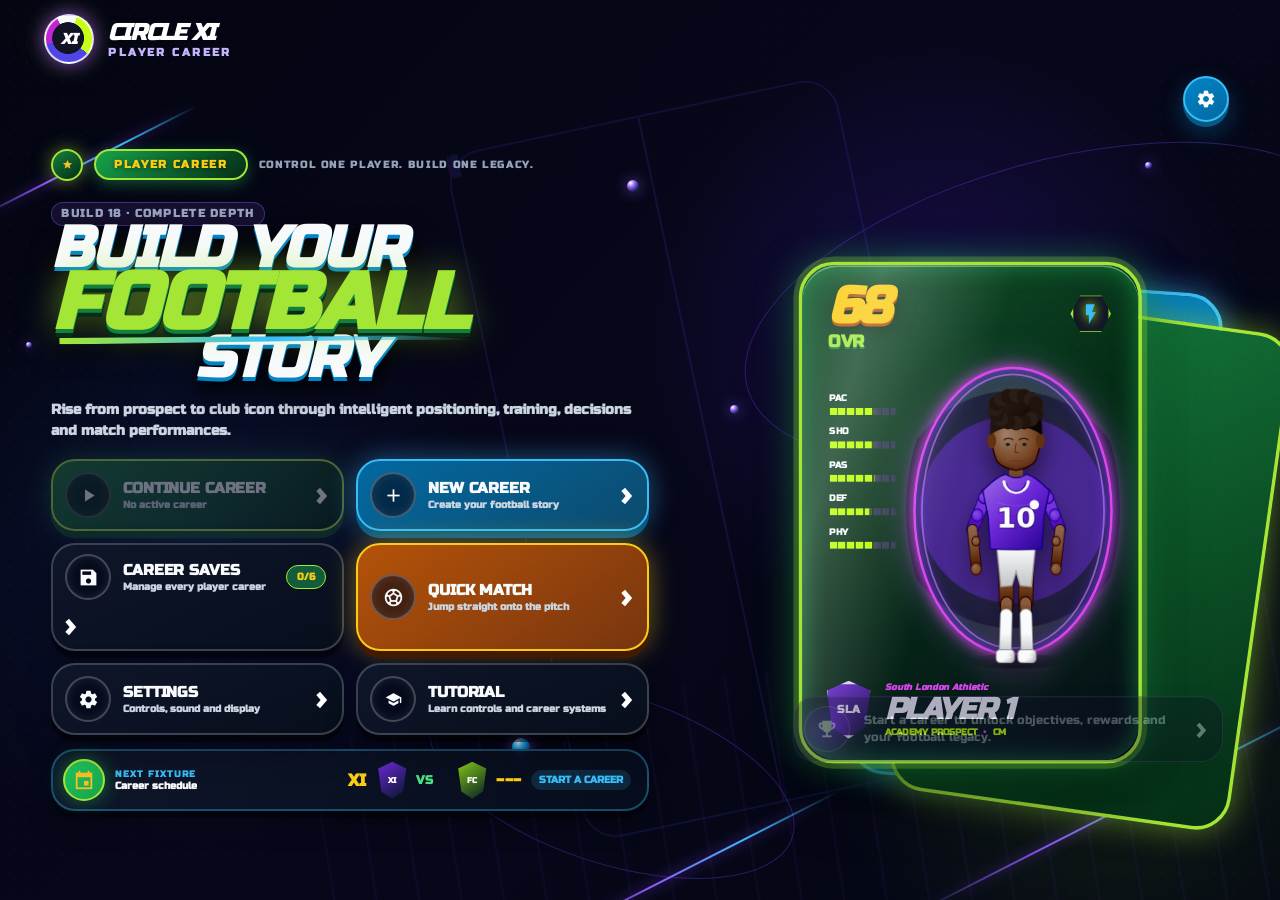
<file: index.html>
<!doctype html>
<html lang="en-GB">
<head><script>window.addEventListener("error", function(e) { if(e.message === "Script error.") return; var div = document.createElement("div"); div.style.position="fixed"; div.style.top="0"; div.style.left="0"; div.style.background="red"; div.style.color="white"; div.style.zIndex="999999"; div.style.padding="20px"; div.style.fontSize="20px"; div.textContent="JS ERROR: " + e.message + " at " + e.filename + ":" + e.lineno; document.body.appendChild(div); });</script>
  <meta charset="utf-8" />
  <meta name="viewport" content="width=device-width, initial-scale=1, viewport-fit=cover" />
  <meta name="theme-color" content="#121426" />
  <title>Circle XI: Player Career</title>
  <link rel="icon" href="data:," />
  <link rel="stylesheet" href="styles.css?v=77.17.0" />
  <!-- v52 compatibility tokens: styles.css?v=52.0.0 game.js?v=52.0.0 -->
</head>
<body data-screen="menu">
  <div id="app">
    <header class="topbar">
      <button class="brand" data-nav="menu" aria-label="Circle XI - go to the home screen">
        <span class="brand-ball">XI</span>
        <span><b>Circle XI</b><small>Player Career</small></span>
      </button>
    </header>

    <main>
      <section id="menuScreen" class="screen active hero-screen home-v2">
        <div class="home-v2-ambient" aria-hidden="true">
          <span class="home-orbit orbit-a"></span><span class="home-orbit orbit-b"></span>
          <span class="home-particle p1"></span><span class="home-particle p2"></span><span class="home-particle p3"></span><span class="home-particle p4"></span><span class="home-particle p5"></span><span class="home-particle p6"></span>
          <span class="home-streak s1"></span><span class="home-streak s2"></span><span class="home-streak s3"></span>
          <div class="home-pitch-lines"><i></i><b></b><em></em></div>
        </div>

        <div class="home-v2-layout">
          <section class="home-v2-copy">
            <div class="home-mode-strip"><span>★</span><b>PLAYER CAREER</b><i>CONTROL ONE PLAYER. BUILD ONE LEGACY.</i></div><small class="home-build-version">BUILD 18 · COMPLETE DEPTH</small>
            <h1><span>BUILD YOUR</span><strong>FOOTBALL</strong><span>STORY</span></h1>
            <p>Rise from prospect to club icon through intelligent positioning, training, decisions and match performances.</p>

            <div class="menu-actions home-menu-grid">
              <button id="continueBtn" class="home-menu-btn home-menu-primary" disabled>
                <span class="home-menu-icon">▶</span><span class="home-menu-copy"><b id="homeContinueTitle">Continue Career</b><small id="homeContinueMeta">No active career</small></span><i>›</i>
              </button>
              <button id="newCareerBtn" class="home-menu-btn home-menu-blue">
                <span class="home-menu-icon">＋</span><span class="home-menu-copy"><b>New Career</b><small>Create your football story</small></span><i>›</i>
              </button>
              <button id="careerSavesBtn" class="home-menu-btn home-menu-dark">
                <span class="home-menu-icon">▰</span><span class="home-menu-copy"><b>Career Saves</b><small>Manage every player career</small></span><em id="homeSaveCount">0/6</em><i>›</i>
              </button>
              <button id="quickMatchBtn" class="home-menu-btn home-menu-lime">
                <span class="home-menu-icon">⚽</span><span class="home-menu-copy"><b>Quick Match</b><small>Jump straight onto the pitch</small></span><i>›</i>
              </button>
              <button data-nav="settings" class="home-menu-btn home-menu-dark">
                <span class="home-menu-icon">⚙</span><span class="home-menu-copy"><b>Settings</b><small>Controls, sound and display</small></span><i>›</i>
              </button>
              <button data-nav="help" class="home-menu-btn home-menu-dark menu-tutorial-btn">
                <span class="home-menu-icon">◆</span><span class="home-menu-copy"><b>Tutorial</b><small>Learn controls and career systems</small></span><i>›</i>
              </button>
            </div>

            <div class="home-next-fixture" id="homeNextFixture">
              <span class="fixture-calendar-icon">▦</span>
              <div><small>NEXT FIXTURE</small><b id="homeFixtureCompetition">Career schedule</b></div>
              <strong id="homeFixtureHome">XI</strong><span id="homeFixtureHomeCrest" class="home-mini-crest">XI</span>
              <em>VS</em>
              <span id="homeFixtureAwayCrest" class="home-mini-crest away">FC</span><strong id="homeFixtureAway">---</strong>
              <i id="homeFixtureCountdown">START A CAREER</i>
            </div>
          </section>

          <section class="home-v2-showcase">
            <div class="home-hud-row">
              <button class="home-settings-btn" data-nav="settings" aria-label="Open settings">⚙</button>
            </div>

            <div class="home-card-stage" id="homeCardStage">
              <div class="home-card-back home-card-blue"></div>
              <div class="home-card-back home-card-lime"></div>
              <article class="home-player-card" id="homeHeroCard">
                <div class="home-card-shine" aria-hidden="true"></div>
                <div class="home-rating"><b id="homeOverall">68</b><span>OVR</span></div>
                <div class="home-energy-badge">ϟ</div>
                <div class="home-card-stat-list">
                  <div><span>PAC</span><i><b id="homeStatPac"></b></i></div>
                  <div><span>SHO</span><i><b id="homeStatSho"></b></i></div>
                  <div><span>PAS</span><i><b id="homeStatPas"></b></i></div>
                  <div><span>DEF</span><i><b id="homeStatDef"></b></i></div>
                  <div><span>PHY</span><i><b id="homeStatPhy"></b></i></div>
                </div>
                <div class="home-player-ring"><canvas id="homePlayerCanvas" width="250" height="320" aria-label="Current player model"></canvas><span class="ring-pulse"></span></div>
                <div class="home-card-identity">
                  <span id="homeCardCrest" class="home-card-crest">XI</span>
                  <div><small id="homeClubName">SOUTH LONDON ATHLETIC</small><h2 id="homePlayerName">PLAYER 1</h2><p><b id="homePlayerRole">ACADEMY PROSPECT</b><i>•</i><span id="homePlayerPosition">CM</span></p></div>
                </div>
              </article>
            </div>

            <button class="home-objective-prompt" id="homeObjectivePrompt" data-nav="hub">
              <span>🏆</span><p>Complete objectives to earn <b>rewards</b> and boost your legacy.</p><i>›</i>
            </button>
          </section>
        </div>
      </section>


      <section id="savesScreen" class="screen content-screen saves-screen">
        <div class="section-heading"><div><div class="eyebrow">CAREER LIBRARY</div><h2>Career Saves</h2></div><div class="section-heading-actions"><button id="importCareerBtn" class="secondary-btn">Import Save</button><button class="ghost-btn" data-nav="menu">Back</button></div></div>
        <input id="importCareerInput" type="file" accept="application/json,.json,.cxi" hidden />
        <section class="save-centre-summary panel"><div><span>💾</span><b id="saveSlotCount">0 / 6 saves</b><small>Click any populated career card to open that save. Every career keeps its own player, club, season and contract data.</small></div><button id="newCareerFromSaves" class="primary-btn">＋ Start New Career</button></section>
        <div id="saveSlotsGrid" class="save-slots-grid"></div>
      </section>

      <section id="createScreen" class="screen content-screen">
        <div class="section-heading"><div><div class="eyebrow">NEW CAREER</div><h2>Create Your Player</h2></div><button data-nav="menu" class="ghost-btn">Back</button></div>
        <nav id="creatorStepNav" class="creator-step-nav" aria-label="Player creation steps">
          <button type="button" data-creator-step="0" class="active"><span>👤</span><b>Identity</b><small>1</small></button>
          <button type="button" data-creator-step="1"><span>🌍</span><b>Club</b><small>2</small></button>
          <button type="button" data-creator-step="2"><span>⚽</span><b>Role</b><small>3</small></button>
          <button type="button" data-creator-step="3"><span>✂️</span><b>Style</b><small>4</small></button>
          <button type="button" data-creator-step="4"><span>✅</span><b>Review</b><small>5</small></button>
        </nav>
        <div class="creation-grid">
          <form id="playerForm" class="panel form-panel creator-panel">

            <section class="creator-section active identity-creator-section" data-creator-panel="0">
              <div class="creator-section-title"><svg viewBox="0 0 24 24" fill="none" stroke="currentColor" stroke-width="2" stroke-linecap="round" stroke-linejoin="round"><circle cx="12" cy="8" r="3.4"/><path d="M4.5 20c1.3-3.8 4.3-6 7.5-6s6.2 2.2 7.5 6"/></svg><div><h3>Identity and Player Attributes</h3><small>Create your football identity and see every attribute before starting the career.</small></div></div>
              <div class="v77-creator-tools" aria-label="Creator tools"><button type="button" id="v77SmartRandom" class="secondary-btn">✨ Smart Random</button><button type="button" id="v77FullRandom" class="ghost-btn">🎲 Randomise</button><button type="button" id="v77SavePreset" class="ghost-btn">💾 Save Preset</button><button type="button" id="v77LoadPreset" class="ghost-btn">📂 Load Preset</button></div>
              <div class="creator-row-2 identity-name-grid">
                <label class="field-label">First name<input id="firstName" required maxlength="16" placeholder="John" value="Renny" autocomplete="given-name" /></label>
                <label class="field-label">Surname<input id="surname" required maxlength="18" placeholder="Smith" value="Appiah" autocomplete="family-name" /></label>
              </div>
              <input id="playerName" type="hidden" value="Renny Appiah" />
              <select id="age" class="visually-hidden-input"><option selected>17</option></select>
              <select id="foot" class="visually-hidden-input"><option selected>Right</option><option>Left</option></select>
              <div class="creator-row-2 v77-identity-meta">
                <label class="field-label">Date of birth<input id="dateOfBirth" type="date" value="2008-04-15" min="1996-01-01" max="2010-12-31" /></label>
                <label class="field-label">Second nationality<select id="secondaryNationality" class="nice-select"><option value="">None</option></select><small class="field-help">Registers dual international eligibility. Your primary nationality remains the initial national-team route.</small></label>
              </div>

              <div class="identity-nationality-block">
                <div class="creator-section-subhead"><div><small>NATIONAL TEAM PATHWAY</small><h4>Choose nationality</h4></div><span>Continent first, then country</span></div>
                <div class="creator-row-2">
                  <label class="field-label">Continent<select id="nationalityContinent" class="nice-select"></select></label>
                  <label class="field-label">Country<select id="nationality" class="nice-select"></select></label>
                </div>
                <div id="nationalTeamInsights" class="national-team-insights" aria-live="polite"></div>
              </div>

              <div class="creator-attributes-block">
                <div class="creator-section-subhead"><div><small>PLAYER DNA</small><h4>Technical, mental and physical attributes</h4></div><div id="creatorAttributeBudget" class="creator-attribute-budget">30 points</div></div>
                <div id="creatorAttributeDashboard" class="creator-attribute-dashboard" aria-live="polite"></div>
              </div>
            </section>

            <section class="creator-section" data-creator-panel="1">
              <div class="creator-section-title"><svg viewBox="0 0 24 24" fill="none" stroke="currentColor" stroke-width="2" stroke-linecap="round" stroke-linejoin="round"><circle cx="12" cy="12" r="9"/><path d="M3 12h18M12 3c2.5 2.4 3.8 5.6 3.8 9s-1.3 6.6-3.8 9c-2.5-2.4-3.8-5.6-3.8-9S9.5 5.4 12 3z"/></svg><h3>Career World</h3></div>
              <div class="creator-row-3">
                <label class="field-label">Continent<select id="careerContinent" class="nice-select"></select></label>
                <label class="field-label">Country<select id="careerCountry" class="nice-select"></select></label>
                <label class="field-label">League<select id="careerLeague" class="nice-select"></select></label>
              </div>
              <label class="field-label">Starting club<select id="careerClub" class="nice-select"></select></label>
              <div id="worldSelectionInsights" class="world-selection-insights" aria-live="polite"></div>
              <div id="v77ClubPathway" class="v77-club-pathway" aria-live="polite"></div>
            </section>

            <section class="creator-section" data-creator-panel="2">
              <div class="creator-section-title"><svg viewBox="0 0 24 24" fill="none" stroke="currentColor" stroke-width="2" stroke-linecap="round" stroke-linejoin="round"><path d="M12 3l7 3v5c0 5-3.5 8-7 10-3.5-2-7-5-7-10V6l7-3z"/></svg><h3>Position &amp; Style</h3></div>
              <div class="field-label">Position</div>
              <div class="position-board" id="positionBoard" role="group" aria-label="Choose a position">
                <button type="button" class="pos-btn" data-value="ST" style="grid-area:st">ST</button>
                <button type="button" class="pos-btn" data-value="LW" style="grid-area:lw">LW</button>
                <button type="button" class="pos-btn" data-value="RW" style="grid-area:rw">RW</button>
                <button type="button" class="pos-btn" data-value="AM" style="grid-area:am">AM</button>
                <button type="button" class="pos-btn" data-value="CM" style="grid-area:cm">CM</button>
                <button type="button" class="pos-btn" data-value="DM" style="grid-area:dm">DM</button>
                <button type="button" class="pos-btn" data-value="LB" style="grid-area:lb">LB</button>
                <button type="button" class="pos-btn" data-value="CB" style="grid-area:cb">CB</button>
                <button type="button" class="pos-btn" data-value="RB" style="grid-area:rb">RB</button>
                <button type="button" class="pos-btn" data-value="GK" style="grid-area:gk">GK</button>
              </div>
              <select id="position" class="visually-hidden-input"><option>GK</option><option>RB</option><option>CB</option><option>LB</option><option>DM</option><option selected>CM</option><option>AM</option><option>RW</option><option>LW</option><option>ST</option></select>
              <div class="creator-row-2 v77-role-basics">
                <label class="field-label">Secondary position<select id="secondaryPosition" class="nice-select"><option value="">None</option><option>GK</option><option>RB</option><option>CB</option><option>LB</option><option>DM</option><option>CM</option><option>AM</option><option>RW</option><option>LW</option><option>ST</option></select></label>
                <label class="field-label">Skill moves <output id="skillMovesValue">3 ★</output><input id="skillMoves" type="range" min="1" max="5" step="1" value="3" /></label>
              </div>

              <div class="creator-foot-profile" id="creatorFootProfile">
                <div class="creator-section-subhead"><div><small>FOOT DEVELOPMENT</small><h4>Preferred and weak foot</h4></div><span id="weakFootEditorNote">Weak foot develops through training</span></div>
                <div class="field-label">Preferred foot</div>
                <div class="chip-row" id="footChips"></div>
                <div class="weak-foot-control">
                  <label class="field-label" for="weakFootRating">Weak foot ability <output id="weakFootValue">3 / 5 · Reasonable</output></label>
                  <input id="weakFootRating" type="range" min="1" max="5" step="1" value="3" disabled />
                  <label class="both-footed-toggle"><input id="bothFootedToggle" type="checkbox" disabled /> <span>Both footed</span><small>Maximum control, passing, crossing and shooting with either foot</small></label>
                </div>
              </div>
              

              <div class="field-label">Archetype <span>Changes by position and shapes starting attributes, objectives and training recommendations</span></div>
              <div class="chip-row" id="archetypeChips"></div>
              <select id="archetype" class="visually-hidden-input"><option>Controller</option><option selected>Box-to-Box</option></select>
              <div id="v77ArchetypeImpact" class="v77-archetype-impact" aria-live="polite"></div>

              <div class="field-label">Body build</div>
              <div class="chip-row build-chip-row" id="buildChips"></div>
              <select id="build" class="visually-hidden-input"><option>Lean</option><option>Slim</option><option>Balanced</option><option selected>Athletic</option><option>Powerful</option><option>Stocky</option></select>
              <div class="creator-row-2 v77-body-metrics">
                <label class="field-label">Height <output id="heightValue">180 cm</output><input id="heightCm" type="range" min="160" max="205" step="1" value="180" /></label>
                <label class="field-label">Weight <output id="weightValue">76 kg</output><input id="weightKg" type="range" min="55" max="110" step="1" value="76" /></label>
              </div>
              <div id="v77PhysicalImpact" class="v77-physical-impact" aria-live="polite"></div>

              <div class="v77-speciality-block">
                <div class="creator-section-subhead"><div><small>PLAYER IDENTITY</small><h4>Signature strengths and weakness</h4></div><span>Two strengths, one development weakness</span></div>
                <div class="creator-row-3"><label class="field-label">Strength 1<select id="signatureStrength1" class="nice-select"></select></label><label class="field-label">Strength 2<select id="signatureStrength2" class="nice-select"></select></label><label class="field-label">Weakness<select id="signatureWeakness" class="nice-select"></select></label></div>
                <div class="v77-attribute-presets"><button type="button" data-v77-attr-preset="balanced">Balanced</button><button type="button" data-v77-attr-preset="technical">Technical</button><button type="button" data-v77-attr-preset="physical">Physical</button><button type="button" data-v77-attr-preset="position">Position Specialist</button></div>
              </div>

              <div class="creator-row-2 career-origin-fields">
                <label class="field-label">Football background
                  <select id="careerBackground" class="nice-select">
                    <option selected>Local Academy Graduate</option><option>Academy Wonderkid</option><option>Late Bloomer</option><option>Lower-League Prospect</option><option>Overseas Prospect</option><option>Street Footballer</option>
                  </select>
                </label>
                <label class="field-label">Personality
                  <select id="careerPersonality" class="nice-select">
                    <option selected>Professional</option><option>Ambitious</option><option>Loyal</option><option>Confident</option><option>Quiet</option><option>Leader</option><option>Temperamental</option>
                  </select>
                </label>
              </div>
              <div id="careerOriginPreview" class="career-origin-preview" aria-live="polite"></div>
            </section>

            <section class="creator-section" data-creator-panel="3">
              <div class="creator-section-title"><svg viewBox="0 0 24 24" fill="none" stroke="currentColor" stroke-width="2" stroke-linecap="round" stroke-linejoin="round"><path d="M4 21c1-5 3.5-7 8-7s7 2 8 7"/><circle cx="12" cy="7" r="4"/></svg><h3>Appearance</h3></div>
              <div class="creator-row-2 appearance-basics">
                <div><div class="field-label">Skin tone</div><div class="swatch-row" id="skinSwatches"></div><select id="skinTone" class="visually-hidden-input"><option value="#f6d7bf">Very light</option><option value="#f2c9a0">Light</option><option value="#d7a073">Tan</option><option value="#c98d5b">Medium</option><option selected value="#7b4b2a">Brown</option><option value="#5f351f">Deep brown</option><option value="#4a2b1a">Deep</option><option value="#2f1b12">Very deep</option></select></div>
                <label class="field-label">Hair colour<input id="hairColour" type="color" value="#21140d" /></label>
              </div>
              <div class="v77-face-studio">
                <div class="creator-section-subhead"><div><small>FACE STUDIO</small><h4>Facial structure</h4></div><span>Appearance is independent from nationality</span></div>
                <div class="creator-row-3"><label class="field-label">Head shape<select id="headShape" class="nice-select"><option>Oval</option><option>Round</option><option>Square</option><option>Long</option><option>Diamond</option></select></label><label class="field-label">Jaw<select id="jawStyle" class="nice-select"><option>Soft</option><option selected>Balanced</option><option>Defined</option><option>Wide</option></select></label><label class="field-label">Nose<select id="noseStyle" class="nice-select"><option>Small</option><option selected>Balanced</option><option>Wide</option><option>Long</option></select></label></div>
                <div class="creator-row-3"><label class="field-label">Eyes<select id="eyeStyle" class="nice-select"><option selected>Balanced</option><option>Narrow</option><option>Wide</option><option>Deep set</option></select></label><label class="field-label">Eyebrows<select id="browStyle" class="nice-select"><option selected>Natural</option><option>Thick</option><option>Fine</option><option>Arched</option></select></label><label class="field-label">Facial hair<select id="facialHair" class="nice-select"><option selected>Clean Shaven</option><option>Stubble</option><option>Goatee</option><option>Short Beard</option><option>Full Beard</option></select></label></div>
                <div class="creator-row-2 v776-face-finish"><label class="field-label">Hairline<select id="hairlineStyle" class="nice-select"><option>Straight</option><option selected>Rounded</option><option>Sharp</option><option>Widow’s Peak</option><option>Curved</option><option>Receding</option></select></label><label class="field-label">Complexion<select id="complexion" class="nice-select"><option selected>Clear</option><option>Freckles</option><option>Light Texture</option><option>Defined Texture</option></select></label></div>
              </div>
              <div class="field-label hair-picker-label">Hairstyle <span>Choose a unique top down silhouette</span></div>
              <div class="hair-style-grid" id="hairChips"></div>
              <div id="v778StylePreview" class="v778-style-preview" aria-live="polite">
                <div class="v778-style-hero"><small>CLASSIC MEDIA PREVIEW</small><canvas id="v778MediaPreview" width="260" height="230" aria-label="Classic Media hairstyle preview"></canvas><b id="v778HairName">Fade</b></div>
                <div class="v778-context-strip">
                  <figure><canvas id="v778MatchPreview" width="112" height="96" aria-label="Match hairstyle preview"></canvas><figcaption>MATCH</figcaption></figure>
                  <figure><canvas id="v778TrainingPreview" width="112" height="96" aria-label="Training hairstyle preview"></canvas><figcaption>TRAINING</figcaption></figure>
                  <figure><canvas id="v778ReplayPreview" width="112" height="96" aria-label="Replay hairstyle preview"></canvas><figcaption>REPLAY</figcaption></figure>
                </div>
              </div>
              <select id="hair" class="visually-hidden-input"><option>Short</option><option selected>Fade</option><option>Afro</option><option>Braids</option><option>Shaved</option><option>Curly Top</option><option>Cornrows</option><option>Twists</option><option>Mohawk</option><option>Locs</option></select>
              <div id="hairUnlockNote" class="hair-unlock-note"><span>🔒</span><div><b>More styles unlock during your career</b><small>Make appearances, score goals, earn awards and become a club legend.</small></div></div>
              <div class="v77-equipment-locker">
                <div class="creator-section-subhead"><div><small>MATCHDAY LOOK</small><h4>Kit, boots and accessories</h4></div><span>Your preferred number can still be unavailable at a club</span></div>
                <div class="creator-row-3"><label class="field-label">Boot model<select id="bootModel" class="nice-select"><option>Velocity</option><option selected>Control Pro</option><option>Power Strike</option><option>Classic Leather</option></select></label><label class="field-label">Primary boot colour<input id="bootColour" type="color" value="#f4f4f4" /></label><label class="field-label">Secondary colour<input id="bootSecondaryColour" type="color" value="#111827" /></label></div>
                <div class="creator-row-3"><label class="field-label">Shirt number<input id="shirtNumber" type="number" min="1" max="99" value="8" /></label><label class="field-label">Sleeves<select id="sleeveLength" class="nice-select"><option selected>Short</option><option>Long</option><option>Undershirt</option></select></label><label class="field-label">Shirt style<select id="shirtStyle" class="nice-select"><option selected>Untucked</option><option>Tucked</option><option>Fitted</option></select></label></div>
                <div class="creator-row-3"><label class="field-label">Sock height<select id="sockHeight" class="nice-select"><option>Low</option><option selected>Standard</option><option>High</option></select></label><label class="field-label">Wrist tape<select id="wristTape" class="nice-select"><option selected>None</option><option>Left</option><option>Right</option><option>Both</option></select></label><label class="field-label">Accessories<select id="matchAccessories" class="nice-select"><option selected>None</option><option>Gloves</option><option>Ankle Tape</option><option>Gloves + Ankle Tape</option></select></label></div>
              </div>
            </section>

            <section class="creator-section v772-review-section" data-creator-panel="4">
              <div class="creator-section-title v772-review-title"><svg viewBox="0 0 24 24" fill="none" stroke="currentColor" stroke-width="2" stroke-linecap="round" stroke-linejoin="round"><path d="M4 20V10M10 20V4M16 20v-8M22 20H2"/></svg><div><h3>Final Review</h3><p>Review your player, then choose how the career and matches should feel.</p></div></div>

              <nav class="v772-review-tabs" aria-label="Final review sections">
                <button type="button" class="active" data-v772-review-tab="player"><span>👤</span><b>Player Review</b><small>Profile & scouting</small></button>
                <button type="button" data-v772-review-tab="career"><span>🎮</span><b>Career Setup</b><small>Journey & difficulty</small></button>
              </nav>

              <div class="v772-review-page active" data-v772-review-page="player">
                <div class="v772-review-intro"><div><small>PLAYER READY</small><h4>Your Create-a-Pro dossier</h4><p>Check the footballer you built. Use Edit to jump straight back to any completed creator step.</p></div><span id="v772ReviewReadyBadge">4 / 4 creator stages complete</span></div>
                <div id="creatorFinalReview" class="creator-final-review"></div>
                <div class="v772-edit-strip" aria-label="Edit creator sections">
                  <button type="button" data-v772-edit-step="0"><span>👤</span><b>Identity</b><small>Edit</small></button>
                  <button type="button" data-v772-edit-step="1"><span>🌍</span><b>Club</b><small>Edit</small></button>
                  <button type="button" data-v772-edit-step="2"><span>⚽</span><b>Role</b><small>Edit</small></button>
                  <button type="button" data-v772-edit-step="3"><span>✂️</span><b>Style</b><small>Edit</small></button>
                </div>
                <div id="v77PlayerDNA" class="v77-player-dna" aria-live="polite"></div>
                <div id="v77ScoutingReport" class="v77-scouting-report" aria-live="polite"></div>
                <button type="button" class="v772-continue-setup" data-v772-open-career>Continue to Career Setup <span>→</span></button>
              </div>

              <div class="v772-review-page" data-v772-review-page="career">
                <div class="v772-review-intro"><div><small>FINAL DECISIONS</small><h4>Choose your career experience</h4><p>Career Journey changes your route to the first team. Match Difficulty changes how demanding the football itself is.</p></div><span>Journey choices lock after creation</span></div>

                <div class="v772-setting-block v772-journey-block">
                  <div class="creator-section-subhead"><div><small>CAREER JOURNEY</small><h4>How hard should your rise be?</h4></div><span>Locked after career creation</span></div>
                  <div class="career-mode-cards v77-career-difficulty v772-journey-cards" id="careerDifficultyCards">
                    <button type="button" data-v77-career-difficulty="Rising Star"><span>🌟</span><b>Rising Star</b><small>Faster route to meaningful minutes</small><i>More opportunity</i></button>
                    <button type="button" data-v77-career-difficulty="Realistic Career"><span>⚽</span><b>Authentic Journey</b><small>The intended Circle XI progression</small><i>Recommended</i></button>
                    <button type="button" data-v77-career-difficulty="Underdog"><span>🪜</span><b>Underdog Story</b><small>Earn every step of your career</small><i>Hardest pathway</i></button>
                  </div>
                  <select id="careerDifficulty" class="visually-hidden-input"><option value="" selected disabled>Choose a Career Journey</option><option>Rising Star</option><option>Realistic Career</option><option>Underdog</option></select>
                  <div id="v772CareerJourneyImpact" class="v772-impact-preview" aria-live="polite"></div>
                  <details class="v772-comparison"><summary>Compare Career Journeys</summary><div class="v772-comparison-grid"><b></b><b>Rising Star</b><b>Authentic</b><b>Underdog</b><span>Starting opportunity</span><em>High</em><em>Normal</em><em>Low</em><span>Manager trust</span><em>Higher</em><em>Balanced</em><em>Lower</em><span>Early development</span><em>Faster</em><em>Balanced</em><em>Slower</em><span>Growth ceiling</span><em>High</em><em>High</em><em>Very high</em><span>Pressure</span><em>Lower</em><em>Normal</em><em>Higher</em></div></details>
                </div>

                <div class="v772-setting-block">
                  <div class="creator-section-subhead"><div><small>CAREER RULES</small><h4>How much control do you want?</h4></div><span>Save type</span></div>
                  <div class="career-mode-cards v772-rules-cards" id="careerModeCards"></div>
                  <select id="careerMode" class="visually-hidden-input"><option selected>Standard Career</option><option>Assisted Career</option><option>Attribute Editor Career</option></select>
                </div>

                <div class="v772-setting-block">
                  <div class="creator-section-subhead"><div><small>MATCH DIFFICULTY</small><h4>How demanding should matches be?</h4></div><span>Can be changed later</span></div>
                  <div class="difficulty-cards v772-match-difficulty" id="difficultyCards"></div>
                  <select id="createDifficulty" class="visually-hidden-input"><option value="" selected disabled>Choose Match Difficulty</option><option value="Easy">Easy</option><option value="Balanced">Balanced</option><option value="Hard">Hard</option></select>
                </div>

                <details class="v772-advanced-settings">
                  <summary><span>⚙️</span><div><b>Advanced Settings</b><small>Assistance, tutorials and presentation</small></div><i>⌄</i></summary>
                  <div class="creator-row-2">
                    <label class="field-label">Pass assistance<select id="creatorPassAssist" class="nice-select"><option>High</option><option selected>Standard</option><option>Manual</option></select></label>
                    <label class="field-label">Shot assistance<select id="creatorShotAssist" class="nice-select"><option>High</option><option selected>Standard</option><option>Manual</option></select></label>
                    <label class="field-label">Tutorial prompts<select id="creatorTutorialPrompts" class="nice-select"><option selected>Contextual</option><option>All</option><option>Off</option></select></label>
                    <label class="field-label">Match speed<select id="creatorMatchSpeed" class="nice-select"><option>Slower</option><option selected>Authentic</option><option>Faster</option></select></label>
                  </div>
                </details>

                <div id="v772CareerSetupSummary" class="v772-career-summary" aria-live="polite"></div>
              </div>
            </section>

            <div id="creatorValidationMessage" class="creator-validation-message" aria-live="polite"></div>
            <footer class="creator-actions">
              <button id="creatorPrevious" class="ghost-btn" type="button"><span>←</span> Previous</button>
              <div class="creator-step-status"><b id="creatorStepLabel">Identity</b><small id="creatorStepCount">Step 1 of 5</small></div>
              <button id="creatorNext" class="primary-btn" type="button">Next <span>→</span></button>
              <button id="creatorSubmit" class="primary-btn hidden" type="submit">⚽ Begin Career</button>
            </footer>
          </form>
          <aside class="panel preview-panel">
            <div class="sprite-stage"><canvas id="spritePreview" width="260" height="320"></canvas></div>
            <div id="creationSummary"></div>
            <div id="attributePreview" class="attributes-list"></div>
          </aside>
        </div>
      </section>

      <section id="hubScreen" class="screen content-screen career-tab-screen">
        <div class="section-heading"><div><div class="eyebrow">CAREER HUB</div><h2 id="hubGreeting">Welcome back</h2></div><div class="section-heading-actions"><button id="hubDeleteSaveBtn" class="ghost-btn" style="color:var(--muted)">🗑️ Delete</button><button id="hubDownloadSaveBtn" class="ghost-btn" style="color:var(--muted)">💾 Backup</button><button id="playMatchBtn" class="primary-btn">Play Next Match</button></div></div>
        <nav id="careerTabs" class="career-tabs" aria-label="Career sections">
          <button data-career-tab="overview" class="active"><span>🏠</span>Overview</button>
          <button data-career-tab="inbox"><span>📩</span>Inbox <i id="careerTabBadge">0</i></button>
          <button data-career-tab="profile"><span>👤</span>Profile</button>
          <button data-career-tab="league"><span>📊</span>League</button>
          <button data-career-tab="training"><span>🏋️</span>Training <i id="trainingTabBadge">1</i></button>
          <button data-career-tab="fixtures"><span>📅</span>Fixtures</button>
          <button data-career-tab="form"><span>📈</span>Form</button>
            <button data-career-tab="career"><span>🏅</span>Career</button>
          <button data-career-tab="replays"><span>🎬</span>Replays <i id="replayTabBadge">0</i></button>
          <button data-career-tab="finances"><span>💰</span>Earnings</button>
        </nav>
        <div class="hub-grid tabbed-hub">
          <article class="panel profile-panel career-tab-panel" data-career-panel="profile" id="profilePanel"></article>
          <article class="panel fixture-panel career-tab-panel" data-career-panel="fixtures" id="fixturePanel"></article>
          <article class="panel full-league-panel career-tab-panel" data-career-panel="league" id="fullLeaguePanel"></article>
          <article class="panel replay-gallery-panel career-tab-panel" data-career-panel="replays" id="replayGalleryPanel"></article>
          <article class="panel finances-panel career-tab-panel" data-career-panel="finances" id="financesPanel"></article>
          <article class="panel objectives-panel career-tab-panel" data-career-panel="overview"><div class="panel-title"><h3>Player Overview & Objectives</h3><span>Profile & Manager</span></div><div id="playerOverviewList"></div></article>
          <article class="panel form-panel-small career-tab-panel" data-career-panel="form"><div class="panel-title"><h3>Performance Form</h3><span id="formAverage">—</span></div><div id="formList" class="form-list"></div></article>
          <article class="panel training-panel career-tab-panel" data-career-panel="training"><div class="panel-title"><h3>Training Centre</h3><span id="trainingPoints">3/3 sessions</span></div><p>Navigate the club training centre, plan your week and play football-specific development sessions.</p><div id="trainingOptions" class="training-options"></div></article>
          <article class="panel table-panel career-tab-panel" data-career-panel="overview"><div class="panel-title"><h3 id="leagueTableTitle">The Crown League</h3><span id="leagueTableCount">12 clubs</span></div><div id="leagueTable" class="league-table"></div></article>
          <article class="panel career-tab-panel" data-career-panel="inbox" id="inboxPanel">
              <section class="career-inbox-column" style="height:100%;"><div class="panel-title"><h3>Career Inbox</h3><span id="inboxCount">0 new</span></div><div id="inboxList"></div></section>
            </article>
            <article class="panel career-showcase-panel career-tab-panel" data-career-panel="career" id="careerPanel">
              <section id="trophyCabinetPanel" class="trophy-cabinet-panel"></section>
              <section class="career-actions-column"><div class="panel-title"><h3>Career Actions</h3><span>Decisions</span></div><button id="squadBtn" class="secondary-btn full">View Squad</button><button id="contractBtn" class="secondary-btn full">Agent & Contract</button><button id="attributeEditorBtn" class="secondary-btn full">Career Tools & Attribute Editor</button><button id="developmentCentreBtn" class="secondary-btn full">Complete Player Development</button><button id="manageSavesBtn" class="ghost-btn full">Career Saves</button><button data-nav="settings" class="ghost-btn full">Career Settings</button><button id="resetCareerBtn" class="danger-btn full">Delete Current Career</button></section>
            </article>
        </div>
      </section>


      <div id="savedReplayModal" class="saved-replay-modal hidden" role="dialog" aria-modal="true">
        <div class="saved-replay-shell">
          <header><div><small>CAREER GALLERY</small><h2 id="savedReplayTitle">Saved Replay</h2></div><button id="closeSavedReplay" class="icon-btn">×</button></header>
          <canvas id="savedReplayCanvas" width="960" height="540"></canvas><div id="savedReplayNotice" class="saved-replay-notice" aria-live="polite"></div>
          <div class="saved-replay-controls"><button id="savedReplayBack">↶ 5s</button><button id="savedReplayPlay" class="primary-btn">▶ Play</button><button id="savedReplayForward">5s ↷</button><select id="savedReplaySpeed"><option value="0.5">0.5×</option><option value="1" selected>1×</option><option value="2">2×</option><option value="4">4×</option></select><input id="savedReplayTimeline" type="range" min="0" max="1000" value="0"><span id="savedReplayTime">00:00 / 00:00</span></div>
        </div>
      </div>

      <div id="trainingGameModal" class="training-game-modal hidden" role="dialog" aria-modal="true">
        <div class="training-game-shell">
          <header><div class="training-game-heading"><small>FIRST TEAM TRAINING CENTRE</small><h2 id="trainingGameTitle">Target Finishing</h2><div id="fkHeaderMeta" class="fk-header-meta" aria-live="polite"></div></div><div class="training-session-status"><span id="trainingModeBadge">FINISHING</span><b id="trainingDifficultyBadge">STANDARD</b><button id="closeTrainingGame" class="icon-btn">×</button></div></header>
          <div class="training-mode-identity" id="trainingModeIdentity"><div class="training-mode-mark" id="trainingModeMark">TF</div><div><small id="trainingModeCategory">FINISHING DEPARTMENT</small><b id="trainingModeObjective">Receive, create space and finish accurately.</b></div><div id="trainingModeAttributes" class="training-mode-attributes"></div></div>
          <div class="training-game-layout">
            <section id="trainingGameStage" class="training-game-stage" tabindex="0"><div id="trainingGamePitch" class="training-game-pitch"></div><div id="trainingGamePrompt" class="training-game-prompt">Click Start</div></section>
            <aside><div class="training-game-stars" id="trainingGameStars">☆☆☆</div><div class="training-game-score"><small>SCORE</small><b id="trainingGameScore">0</b></div><div class="training-game-score"><small>TIME</small><b id="trainingGameTime">30</b></div><div class="training-game-score"><small>STREAK</small><b id="trainingGameStreak">0</b></div><div class="training-game-score combo"><small>COMBO</small><b id="trainingGameMultiplier">×1</b></div><p id="trainingGameChallenge" class="training-game-challenge">Weekly challenge: 0/12 successful actions</p><div id="trainingGameLeaderboard" class="training-game-leaderboard"></div><p id="trainingGameHelp">Hit the highlighted targets accurately.</p><button id="startTrainingGame" class="primary-btn full">▶ Start drill</button><button id="simulateTrainingGame" class="secondary-btn full">⚡ Simulate instead</button></aside>
          </div>
        </div>
      </div>

      <div id="trainingResultsModal" class="training-results-modal hidden" role="dialog" aria-modal="true">
        <div class="training-results-shell">
          <header><div><small>SESSION ANALYSIS</small><h2 id="trainingResultsTitle">Training complete</h2></div><button id="closeTrainingResults" class="icon-btn">×</button></header>
          <div id="trainingResultsContent"></div>
        </div>
      </div>

      <div id="promotionCelebration" class="promotion-celebration hidden" role="dialog" aria-modal="true" aria-labelledby="promotionTitle">
        <div class="promotion-confetti" aria-hidden="true"></div>
        <div class="promotion-stadium-lights" aria-hidden="true"><i></i><i></i><i></i><i></i></div>
        <section class="promotion-stage">
          <button id="closePromotionCelebration" class="promotion-close" aria-label="Close promotion celebration">×</button>
          <div class="promotion-club-crest" id="promotionCrest">XI</div>
          <small id="promotionEyebrow">SEASON ACHIEVEMENT</small>
          <h2 id="promotionTitle">PROMOTED</h2>
          <p id="promotionSubtitle">A new division awaits.</p>
          <div id="promotionPlayerSummary" class="promotion-player-summary"></div>
          <div class="promotion-division-flight"><span id="promotionOldDivision">DIVISION 2</span><i>→</i><strong id="promotionNewDivision">DIVISION 1</strong></div>
          <button id="promotionContinue" class="primary-btn">Continue Career</button>
        </section>
      </div>

      <section id="matchScreen" class="screen match-screen">
        <div id="matchHud" class="match-hud">
          <div class="scorebug" aria-live="polite">
            <small id="matchLeagueName" class="score-league">Circle XI League</small>
            <div class="score-main">
              <div class="score-team home"><span id="homeLogo" class="score-logo"></span><span id="homeAbbr">SLA</span></div>
              <b id="scoreText">0 – 0</b>
              <div class="score-team away"><span id="awayAbbr">RIV</span><span id="awayLogo" class="score-logo"></span></div>
              <small id="clockText">00:00</small>
            </div>
            <small id="scoreEvent" class="score-event"></small>
          </div>
          <div class="hud-stat" title="Match rating" aria-label="Match rating"><small class="hud-icon" aria-hidden="true"><svg viewBox="0 0 24 24" fill="currentColor"><path d="M12 2.5l2.94 6.4 6.98.72-5.24 4.82 1.5 6.9L12 17.9l-6.18 3.44 1.5-6.9L2.08 9.62l6.98-.72L12 2.5z"/></svg></small><b id="ratingText">6.5</b></div>
          <div class="hud-stat stamina-stat" title="Stamina" aria-label="Stamina"><small class="hud-icon" aria-hidden="true"><svg viewBox="0 0 24 24" fill="none" stroke="currentColor" stroke-width="2" stroke-linecap="round" stroke-linejoin="round"><path d="M2.5 12h4l2-7 4 14 2-7h7"/></svg></small><div class="meter"><i id="staminaFill"></i><i id="staminaCeiling" class="stamina-ceiling" title="Locked out by training fatigue"></i></div></div>
          <div class="hud-objective" title="Current objective" aria-label="Current objective"><small class="hud-icon" aria-hidden="true"><svg viewBox="0 0 24 24" fill="none" stroke="currentColor" stroke-width="2" stroke-linejoin="round" stroke-linecap="round"><path d="M5 3v18"/><path d="M5 4.5h13l-2.6 3.75L18 12H5"/></svg></small><b id="matchObjective">Keep your shape</b></div>
          <button id="fullscreenBtn" class="icon-btn" type="button" title="Enter fullscreen" aria-label="Enter fullscreen"><svg viewBox="0 0 24 24" fill="none" stroke="currentColor" stroke-width="2" stroke-linecap="round" stroke-linejoin="round"><path d="M4 9V5a1 1 0 0 1 1-1h4M20 9V5a1 1 0 0 0-1-1h-4M4 15v4a1 1 0 0 0 1 1h4M20 15v4a1 1 0 0 1-1 1h-4"/></svg></button>
          <button id="pauseBtn" class="icon-btn" title="Pause" aria-label="Pause match"><svg viewBox="0 0 24 24" fill="currentColor"><rect x="6" y="4" width="4" height="16" rx="1"/><rect x="14" y="4" width="4" height="16" rx="1"/></svg></button>
        </div>
        <canvas id="gameCanvas" width="1280" height="720"></canvas>
        <div id="replayControlBar" class="replay-control-bar hidden" aria-label="Replay controls">
          <div class="replay-control-heading"><span>🎬</span><div><small id="replayControlLabel">MATCH REPLAY</small><b id="replayControlTime">00:00 / 00:00</b></div></div>
          <button id="replayBack10" title="Rewind 10 seconds" aria-label="Rewind 10 seconds">↶<small>10</small></button>
          <button id="replayPrevMoment" title="Previous key moment" aria-label="Previous key moment">⏮</button>
          <button id="replayPlayPause" class="replay-primary" title="Play or pause" aria-label="Play or pause">⏸</button>
          <button id="replayNextMoment" title="Next key moment" aria-label="Next key moment">⏭</button>
          <button id="replayForward10" title="Fast forward 10 seconds" aria-label="Fast forward 10 seconds">↷<small>10</small></button>
          <select id="replaySpeed" aria-label="Replay speed"><option value="0.25">0.25×</option><option value="0.5">0.5×</option><option value="1" selected>1×</option><option value="2">2×</option><option value="4">4×</option><option value="8">8×</option></select>
          <input id="replayTimeline" type="range" min="0" max="1000" value="0" aria-label="Replay timeline">
          <button id="saveReplayBtn" class="save-replay-btn" title="Save replay" aria-label="Save replay">💾<span>Save</span></button>
          <button id="closeReplayBtn" title="End replay" aria-label="End replay">✕</button>
        </div>
        <div id="possessionIndicator" class="possession-indicator" aria-live="polite" aria-label="In possession"><b>⚽</b><span>IN POSSESSION</span></div>
        <div id="gkControlGuide" class="gk-control-guide hidden" aria-label="Goalkeeper directional save controls">
          <header><span>🧤</span><div><small>GOALKEEPER CONTROLS</small><b>Choose direction and height</b></div></header>
          <div class="gk-control-grid">
            <button type="button" data-gk-key="l+i"><kbd>L</kbd><i>+</i><kbd>I</kbd><small>High left</small></button>
            <button type="button" data-gk-key="i"><kbd>I</kbd><small>High middle</small></button>
            <button type="button" data-gk-key="j+i"><kbd>J</kbd><i>+</i><kbd>I</kbd><small>High right</small></button>
            <button type="button" data-gk-key="l"><kbd>L</kbd><small>Dive left</small></button>
            <div class="gk-ready"><span>◉</span><small>GK view</small></div>
            <button type="button" data-gk-key="j"><kbd>J</kbd><small>Dive right</small></button>
            <button type="button" data-gk-key="l+k"><kbd>L</kbd><i>+</i><kbd>K</kbd><small>Low left</small></button>
            <button type="button" data-gk-key="k"><kbd>K</kbd><small>Low middle</small></button>
            <button type="button" data-gk-key="j+k"><kbd>J</kbd><i>+</i><kbd>K</kbd><small>Low right</small></button>
          </div>
          <p>Keys pressed within a short window combine into one save.</p>
        </div>
        <div id="actionFeedback" class="action-feedback"></div>
        <div id="positionIndicator" class="position-indicator" data-status="good" aria-label="Positioning status"><i aria-hidden="true"></i><div><span>Good position</span></div></div>
        <div id="matchPenaltyTrainingOverlay" class="match-penalty-training-overlay penalty-training-stage penalty-ui penalty-live-session hidden" aria-label="Match penalty using the Penalty Training system">
          <div class="match-penalty-training-pitch" aria-hidden="true">
            <div class="match-penalty-box-line"></div>
            <div class="full-training-goal match-net-goal detailed-training-goal penalty-training-goal match-penalty-training-goal"><span class="fk-goal-depth-shadow"></span><span class="fk-goal-support fk-support-left"></span><span class="fk-goal-support fk-support-right"></span><span class="fk-net-back"></span><span class="fk-net-roof"></span><span class="fk-net-floor"></span><span class="fk-net-side fk-net-left"></span><span class="fk-net-side fk-net-right"></span><span class="fk-net-impact-cell"></span><span class="fk-net-ripple"></span></div>
            <div id="matchPenaltyAimPlane" class="match-penalty-aim-plane" aria-label="Penalty target area"></div>
            <div class="match-penalty-keeper"><i></i><b></b><span class="arm left"></span><span class="arm right"></span><span class="leg left"></span><span class="leg right"></span></div>
            <div class="training-penalty-spot match-penalty-spot"></div><div class="match-penalty-ball">⚽</div><div class="match-penalty-taker"><span>YOU</span></div>
          </div>
          <div class="penalty-compact-hud">
            <div class="penalty-player-chip"><span>⚽</span><div><small>MATCH PENALTY</small><b>PEN <em id="matchPenHudRating">55</em> · <strong id="matchPenHudTier">DEVELOPING</strong></b></div></div>
            <div class="penalty-composure-chip"><small>COMPOSURE</small><b id="matchPenHudComposure">55</b><i class="penalty-composure-meter"><b id="matchPenHudComposureFill"></b></i></div>
            <div class="penalty-live-score-chip"><div><span>★★★</span><small>LIVE <b id="matchPenMinute">1'</b></small></div><div><strong id="matchPenTechniqueShort">L</strong><small>SHOT</small></div><div class="penalty-mini-pressure"><small>PRESSURE <b id="matchPenHudPressure">0%</b></small><i><b id="matchPenaltyPressureFill"></b></i></div></div>
            <button id="matchPenaltyMinimalToggle" class="penalty-hud-icon" type="button" title="Minimal HUD" aria-label="Toggle minimal penalty HUD">▣</button><button id="matchPenaltyHelpToggle" class="penalty-hud-icon" type="button" title="Penalty help" aria-label="Penalty help">?</button>
          </div>
          <div id="matchPenaltyCountdown" class="penalty-countdown"><b>3</b><small>GET SET</small></div><div id="matchPenaltyAimCursor" class="penalty-aim-cursor"><i></i><span></span></div>
          <div id="matchPenaltyAttemptFeedback" class="penalty-attempt-feedback"></div>
          <div class="penalty-aim-label"><b>AIM</b><span id="matchPenAimValue">50 · 17</span><small>WASD / ARROWS</small></div>
          <div class="training-match-hud penalty-power-hud"><div class="penalty-power-row"><span id="matchPenaltyActionName">Normal</span><strong id="matchPenaltyPowerText">0%</strong></div><div class="training-power-track penalty-power-track"><span class="penalty-power-scale"><em>EARLY</em><em>LATE</em></span><i id="matchPenaltyPowerFill"></i><span class="penalty-perfect-zone">PERFECT</span><span class="penalty-power-marker"></span></div><small id="matchPenaltyActionGuide">L · hold and release inside PERFECT</small></div>
          <div class="penalty-technique-selector match-penalty-technique-selector">
            <button type="button" data-match-penalty-technique="shot" class="active" aria-label="Normal L"><span class="pen-tech-glyph" aria-hidden="true">●</span><b>NORMAL</b><small><kbd>L</kbd></small><i>Balanced</i></button>
            <button type="button" data-match-penalty-technique="finesse" aria-label="Placed J plus L"><span class="pen-tech-glyph" aria-hidden="true">↗</span><b>PLACED</b><small><kbd>J</kbd><em>+</em><kbd>L</kbd></small><i>Side net</i></button>
            <button type="button" data-match-penalty-technique="drivenShot" aria-label="Low driven K plus L"><span class="pen-tech-glyph" aria-hidden="true">⇢</span><b>LOW DRIVEN</b><small><kbd>K</kbd><em>+</em><kbd>L</kbd></small><i>Skim</i></button>
            <button type="button" data-match-penalty-technique="chipShot" aria-label="Panenka I plus L"><span class="pen-tech-glyph" aria-hidden="true">⌒</span><b>PANENKA</b><small><kbd>I</kbd><em>+</em><kbd>L</kbd></small><i>Chip</i></button>
          </div>
          <div class="penalty-help-panel"><header><b>PENALTY CONTROLS</b><small>Same system as Penalty Training</small></header><p>Aim with WASD or arrows. Hold the selected shot and release inside the green PERFECT window. Penalties rating shapes accuracy. Composure holds the strike together as pressure rises. The keeper reacts to your pattern, not your live aim.</p><div><span><b>L</b> Normal · balanced</span><span><b>J + L</b> Placed · side net</span><span><b>K + L</b> Low driven · skim</span><span><b>I + L</b> Panenka · chip</span></div></div>
          <div class="penalty-specific-controls"><span><kbd>WASD</kbd> AIM</span><span><kbd>L</kbd> NORMAL</span><span><kbd>J</kbd>+<kbd>L</kbd> PLACED</span><span><kbd>K</kbd>+<kbd>L</kbd> LOW</span><span><kbd>I</kbd>+<kbd>L</kbd> PANENKA</span></div>
        </div>
        <div id="matchFreeKickTrainingOverlay" class="match-free-kick-training-overlay free-kick-ui fk-live-session hidden" aria-label="Match free kick using the Free Kick Training system">
          <div id="matchFreeKickTrainingStage" class="training-game-stage match-free-kick-training-stage" data-drill="freeKickWall">
            <div class="match-free-kick-training-pitch" aria-hidden="true">
              <div class="full-training-goal match-net-goal detailed-training-goal free-kick-match-goal match-free-kick-training-goal"><span class="fk-goal-depth-shadow"></span><span class="fk-goal-support fk-support-left"></span><span class="fk-goal-support fk-support-right"></span><span class="fk-net-back"></span><span class="fk-net-roof"></span><span class="fk-net-floor"></span><span class="fk-net-side fk-net-left"></span><span class="fk-net-side fk-net-right"></span><span class="fk-net-impact-cell"></span><span class="fk-net-ripple"></span></div>
              <div id="matchFreeKickAimPlane" class="match-free-kick-aim-plane" aria-label="Free kick target area"></div>
              <div id="matchFreeKickAimCursor" class="match-free-kick-aim-cursor"><i></i><span></span></div>
              <div class="match-free-kick-keeper"><i></i><b></b><span class="arm left"></span><span class="arm right"></span><span class="leg left"></span><span class="leg right"></span></div>
              <div class="match-free-kick-wall"><span></span><span></span><span></span><span></span></div>
              <div class="training-free-kick-spot match-free-kick-spot"></div><div class="match-free-kick-ball">⚽</div><div class="match-free-kick-taker"><span>YOU</span></div>
            </div>
            <div class="fk-compact-hud">
              <div class="fk-player-chip"><span>⚽</span><div><small>MATCH FREE KICK</small><b>FK <em id="matchFkHudRating">55</em> · <strong id="matchFkHudTier">DEVELOPING</strong></b></div></div>
              <div class="fk-objective-chip"><small>OBJECTIVE</small><b id="matchFkHudObjective">Beat the wall and score</b></div>
              <div class="fk-session-chip"><span>★★★</span><b id="matchFkHudMinute">1'</b><small><i id="matchFkHudTechnique">CURL</i> · <i id="matchFkHudDistance">20m</i></small></div>
              <button id="matchFkMinimalToggle" class="fk-hud-icon" title="Minimal HUD" aria-label="Toggle minimal free kick HUD">▣</button><button id="matchFkHelpToggle" class="fk-hud-icon" title="Free kick help" aria-label="Free kick help">?</button>
            </div>
            <div class="training-match-hud free-kick-match-hud fk-power-hud"><div class="fk-power-row"><span id="matchFkActionName">Curl / Bend</span><strong id="matchFkPowerText">0%</strong></div><div class="training-power-track"><i id="matchFkPowerFill"></i><span class="fk-power-marker" aria-hidden="true"></span></div><small id="matchFkActionGuide">J + L · release inside PERFECT for clean contact</small></div>
            <div class="fk-initial-aim-guide"><i></i><span></span></div>
            <div class="free-kick-technique-selector match-free-kick-technique-selector">
              <button data-match-fk-technique="fkCurl" class="active" aria-label="Curl J plus L"><i class="fk-tech-preview curl"><span></span></i><b>↪ CURL</b><small><kbd>J</kbd><em>+</em><kbd>L</kbd></small></button>
              <button data-match-fk-technique="fkDip" aria-label="Top spin dip K plus L"><i class="fk-tech-preview dip"><span></span></i><b>⌒ DIP</b><small><kbd>K</kbd><em>+</em><kbd>L</kbd></small></button>
              <button data-match-fk-technique="fkKnuckle" aria-label="Knuckle I plus L"><i class="fk-tech-preview knuckle"><span></span></i><b>✦ KNUCKLE</b><small><kbd>I</kbd><em>+</em><kbd>L</kbd></small></button>
              <button data-match-fk-technique="fkLowDriven" aria-label="Low driven select then L"><i class="fk-tech-preview low"><span></span></i><b>⇢ LOW DRIVEN</b><small>SELECT <em>+</em><kbd>L</kbd></small></button>
              <button data-match-fk-technique="shot" aria-label="Normal free kick L"><i class="fk-tech-preview normal"><span></span></i><b>● NORMAL</b><small><kbd>L</kbd></small></button>
            </div>
            <div class="fk-help-panel"><header><b>FREE KICK CONTROLS</b><small>Same system as Free Kick Training</small></header><div><span>↪ <b>Curl</b><em>J + L · bends around the wall</em></span><span>⌒ <b>Dip</b><em>K + L · rises then drops</em></span><span>✦ <b>Knuckle</b><em>I + L · fast unstable flight</em></span><span>⇢ <b>Low Driven</b><em>Select it, then L · beneath the jumping wall</em></span><span>● <b>Normal</b><em>L · direct balanced strike</em></span></div></div>
            <div class="match-free-kick-aim-label"><b>AIM</b><span id="matchFkAimValue">50 · 22</span><small>WASD / ARROWS · CLICK GOAL</small></div>
            <div class="match-free-kick-specific-controls"><span><kbd>WASD</kbd> AIM</span><span><kbd>J</kbd>+<kbd>L</kbd> CURL</span><span><kbd>K</kbd>+<kbd>L</kbd> DIP</span><span><kbd>I</kbd>+<kbd>L</kbd> KNUCKLE</span><span><kbd>L</kbd> NORMAL</span></div>
            <button id="matchFkShootButton" class="match-free-kick-shoot-button"><kbd>L</kbd> HOLD TO SHOOT</button>
          </div>
        </div>
        <div id="setPieceMiniGame" class="set-piece-minigame hidden" aria-label="Set-piece mini game">
          <div class="set-piece-shell">
            <header class="set-piece-heading">
              <div><small>SET-PIECE STUDIO</small><h2 id="setPieceTitle">PENALTY</h2></div>
              <div class="set-piece-live"><i></i> YOU ARE TAKING</div>
            </header>
            <div class="set-piece-layout">
              <section class="set-piece-stage" id="setPieceStage" data-type="penalty">
                <div class="set-piece-crowd"></div>
                <div class="set-piece-goal"><div class="set-piece-net"></div></div>
                <div class="set-piece-keeper" id="setPieceKeeper"><span>GK</span></div>
                <div class="set-piece-target-grid" id="setPieceTargetGrid">
                  <button data-sp-zone="TL" aria-label="Top left"></button><button data-sp-zone="TC" aria-label="Top centre"></button><button data-sp-zone="TR" aria-label="Top right"></button>
                  <button data-sp-zone="ML" aria-label="Middle left"></button><button data-sp-zone="C" aria-label="Centre"></button><button data-sp-zone="MR" aria-label="Middle right"></button>
                  <button data-sp-zone="BL" aria-label="Bottom left"></button><button data-sp-zone="BC" aria-label="Bottom centre"></button><button data-sp-zone="BR" aria-label="Bottom right"></button>
                </div>
                <div id="setPieceUncertainty" class="set-piece-uncertainty" aria-hidden="true"></div>
                <div id="setPiecePredictedMarker" class="set-piece-predicted-marker" aria-hidden="true"></div>
                <div id="setPieceAimMarker" class="set-piece-aim-marker" aria-hidden="true"><i></i></div>
                <div class="set-piece-spot"></div><div class="set-piece-ball">⚽</div><div class="set-piece-player"><span>YOU</span></div>
              </section>
              <aside class="set-piece-panel">
                <div class="set-piece-step"><small>01 · TARGET</small><b id="setPieceTargetLabel">Centre</b><p>Choose a target on the goal or delivery area.</p></div>
                <div class="set-piece-step"><small>02 · TECHNIQUE</small><div id="setPieceActions" class="set-piece-actions"></div></div>
                <div class="set-piece-step timing-step"><div class="set-piece-timing-title"><small>03 · TIMING</small><b id="setPieceStatBadge">SET PIECES 55</b></div><div class="set-piece-timing"><span id="setPieceGreenZone" class="set-piece-green-zone"></span><i id="setPieceNeedle"></i></div><div class="set-piece-timing-labels"><span>EARLY</span><b>GREEN ZONE</b><span>LATE</span></div><p id="setPieceDifficultyNote" class="set-piece-difficulty-note">Higher rating: steadier timing · smaller target error</p></div>
                <div class="set-piece-buttons"><button id="setPieceTimingBtn" class="secondary-btn">Lock timing</button><button id="setPieceTakeBtn" class="primary-btn" disabled>Take set piece</button></div>
                <p id="setPieceHelp" class="set-piece-help">Aim with WASD or arrows · Space locks timing · Enter takes</p>
              </aside>
            </div>
          </div>
        </div>
        <div id="goalReplayPrompt" class="goal-replay-prompt hidden" role="dialog" aria-modal="true" aria-labelledby="goalReplayTitle">
          <div class="goal-replay-card">
            <div class="goal-replay-badge">GOAL</div>
            <div class="goal-replay-copy"><small id="goalReplayTeam">SOUTH LONDON ATHLETIC SCORE</small><h2 id="goalReplayTitle">Watch the replay?</h2><p id="goalReplayScorer">See the move again before kick-off.</p></div>
            <div class="goal-replay-actions"><button id="watchGoalReplayBtn" class="primary-btn"><svg class="btn-icon" viewBox="0 0 24 24" fill="none" stroke="currentColor" stroke-width="2" stroke-linecap="round" stroke-linejoin="round"><path d="M3 12a9 9 0 1 0 3-6.7"/><path d="M3 4v5h5"/><path d="M10.5 9v6l5-3z" fill="currentColor" stroke="none"/></svg>Watch replay</button><button id="skipGoalReplayBtn" class="secondary-btn"><svg class="btn-icon" viewBox="0 0 24 24" fill="currentColor"><path d="M4 5l7 7-7 7V5z"/><path d="M13 5l7 7-7 7V5z"/></svg>Continue match</button></div>
            <div class="goal-replay-keys"><kbd>Enter</kbd> replay <span>·</span> <kbd>Esc</kbd> continue</div>
          </div>
        </div>
        <div id="tutorial" class="tutorial hidden">
          <div class="tutorial-card"><div class="eyebrow">FIRST MATCH · BASICS</div><h3>Start with four actions</h3><p><b>WASD</b> moves your player. <b>J</b> passes, <b>K</b> plays a through ball, <b>I</b> crosses and <b>L</b> shoots. Hold an action button for more power and use <b>Shift</b> to sprint. Your first match will introduce defending, shielding and advanced techniques as they become relevant, so you do not need to memorise everything now. The full control guide remains available in Circle XI Academy.</p><div class="tutorial-first-steps"><span>① Move into space</span><span>② Pass and move</span><span>③ Follow the manager objective</span><span>④ Shoot when the chance opens</span></div><button id="closeTutorial" class="primary-btn"><svg class="btn-icon" viewBox="0 0 24 24" fill="currentColor"><path d="M8 5v14l11-7z"/></svg>Start Match</button></div>
        </div>
        <div id="pauseOverlay" class="overlay hidden"><div class="modal"><h2>Match Paused</h2><button id="resumeBtn" class="primary-btn full"><svg class="btn-icon" viewBox="0 0 24 24" fill="currentColor"><path d="M8 5v14l11-7z"/></svg>Resume</button><button id="simulateMatchBtn" class="secondary-btn full simulate-match-btn"><span class="btn-icon" aria-hidden="true">⏩</span>Simulate to Full Time</button><button id="restartMatchBtn" class="secondary-btn full"><svg class="btn-icon" viewBox="0 0 24 24" fill="none" stroke="currentColor" stroke-width="2" stroke-linecap="round" stroke-linejoin="round"><path d="M20 12a8 8 0 1 1-3-6.2"/><path d="M20 4v5h-5"/></svg>Restart Match</button><button id="quitMatchBtn" class="danger-btn full"><svg class="btn-icon" viewBox="0 0 24 24" fill="none" stroke="currentColor" stroke-width="2" stroke-linecap="round" stroke-linejoin="round"><path d="M9 21H5a2 2 0 0 1-2-2V5a2 2 0 0 1 2-2h4"/><path d="M16 17l5-5-5-5"/><path d="M21 12H9"/></svg>Quit to Career Hub</button></div></div>
        <div id="subOffOverlay" class="overlay hidden"><div class="modal sub-off-modal"><div class="sub-off-head"><span id="subOffIcon" class="sub-off-icon">↕</span><div><div id="subOffEyebrow" class="eyebrow">SUBSTITUTION</div><h2 id="subOffTitle">Substituted</h2></div></div><p id="subOffReason" class="sub-off-reason">You have been withdrawn from the match.</p><div id="subOffDetails" class="sub-off-details hidden"></div><div id="subOffSwap" class="sub-off-swap hidden"></div><button id="continueSubOffBtn" class="primary-btn full"><svg class="btn-icon" viewBox="0 0 24 24" fill="none" stroke="currentColor" stroke-width="2" stroke-linecap="round" stroke-linejoin="round"><path d="M5 12h13M13 6l6 6-6 6"/></svg>Continue</button></div></div>
        <div id="touchControls" class="touch-controls">
          <div id="joystick" class="joystick"><i id="joystickKnob"></i></div>
          <div class="touch-actions">
            <button data-action="pass" aria-label="Pass"><svg viewBox="0 0 24 24" fill="none" stroke="currentColor" stroke-width="2" stroke-linecap="round" stroke-linejoin="round"><circle cx="5" cy="12" r="2.2" fill="currentColor" stroke="none"/><path d="M8 12h11M15 7l4 5-4 5"/></svg><span>PASS</span></button>
            <button data-action="through" aria-label="Through ball"><svg viewBox="0 0 24 24" fill="none" stroke="currentColor" stroke-width="2.2" stroke-linecap="round" stroke-linejoin="round"><path d="M4 6l6 6-6 6"/><path d="M13 6l6 6-6 6"/></svg><span>THRU</span></button>
            <button data-action="cross" aria-label="Cross"><svg viewBox="0 0 24 24" fill="none" stroke="currentColor" stroke-width="2" stroke-linecap="round" stroke-linejoin="round"><path d="M4 18C8 8 16 8 20 6"/><path d="M16 5l4 1-1 4"/></svg><span>CROSS</span></button>
            <button data-action="shoot" aria-label="Shoot"><svg viewBox="0 0 24 24" fill="none" stroke="currentColor" stroke-width="2"><circle cx="12" cy="12" r="8"/><circle cx="12" cy="12" r="3"/><path d="M12 1.5v3.4M12 19.1v3.4M1.5 12h3.4M19.1 12h3.4"/></svg><span>SHOOT</span></button>
            <button data-action="tackle" aria-label="Press or shield"><svg viewBox="0 0 24 24" fill="none" stroke="currentColor" stroke-width="2" stroke-linejoin="round"><path d="M12 3l7 3v5c0 5-3.5 8-7 10-3.5-2-7-5-7-10V6l7-3z"/></svg><span>PRESS</span></button>
            <button data-action="sprint" aria-label="Sprint"><svg viewBox="0 0 24 24" fill="currentColor"><path d="M13 2 4 14h6l-1 8 9-12h-6l1-8z"/></svg><span>SPRINT</span></button>
          </div>
        </div>
      </section>

      <section id="postMatchScreen" class="screen content-screen">
        <div class="postmatch-wrap">
          <div class="eyebrow">FULL TIME</div><h2 id="postScore">South London Athletic 0 – 0 Riverton FC</h2><p id="postHeadline">A professional performance.</p>
          <div class="postmatch-grid"><article class="panel rating-summary" id="postRating"></article><article class="panel" id="postStats"></article><article class="panel" id="managerFeedback"></article></div>
          <button id="continuePostBtn" class="primary-btn">Continue Career</button>
        </div>
      </section>

      <section id="settingsScreen" class="screen content-screen narrow-screen">
        <div class="section-heading"><div><div class="eyebrow">OPTIONS</div><h2>Settings</h2></div><button class="ghost-btn" data-back>Back</button></div>
        <div class="panel settings-panel">
          <label>Difficulty<select id="difficultySetting"><option>Easy</option><option>Balanced</option><option>Hard</option></select></label>
          <label>Match length<select id="matchLengthSetting"><option value="240">Short · 4 minutes</option><option value="360" selected>Standard · 6 minutes</option><option value="480">Long · 8 minutes</option><option value="720">Full · 12 minutes · realistic stats</option></select></label>
          <label>Camera zoom<input id="zoomSetting" type="range" min="0.82" max="1.18" value="1.02" step="0.04" /></label>
          <label>Aim sensitivity<select id="aimSensitivitySetting"><option>Slow</option><option selected>Normal</option><option>Fast</option></select></label>
          <label>Aerial indicators<select id="aerialAssistSetting"><option>Full</option><option selected>Standard</option><option>Minimal</option><option>Off</option></select></label>
          <label>Formation notifications<select id="formationNotificationsSetting"><option value="Full">Full tactical notifications</option><option value="Important" selected>Important changes only</option><option value="Icons">Icons only</option><option value="Off">Off</option></select></label>
          <label>Match presentation<select id="matchPresentationSetting"><option value="Full" selected>Full · formation and walkout</option><option value="Short">Short · quick introduction</option><option value="Off">Off · straight to kick-off</option></select></label>
          <label class="toggle-row">Positioning guide<input id="guideSetting" type="checkbox" checked /></label>
          <label class="toggle-row">Match sounds<input id="soundSetting" type="checkbox" checked /></label>
          <label class="toggle-row">Gameplay feedback<input id="feedbackSetting" type="checkbox" checked /></label>
          <label class="toggle-row">Match engine debug overlay<input id="debugEngineSetting" type="checkbox" /></label>
          <label class="toggle-row">Deterministic test seed<input id="deterministicSeedSetting" type="checkbox" /></label>
          <div class="settings-subheading"><span>⚙</span><div><b>Performance and accessibility</b><small>Optimise the game for your device and preferred controls.</small></div></div>
          <label>Performance mode<select id="performanceModeSetting"><option>Auto</option><option>High</option><option>Low</option></select></label>
          <label>Crowd detail<select id="crowdDetailSetting"><option>High</option><option>Low</option><option>Off</option></select></label>
          <label>Particle detail<select id="particleDetailSetting"><option>High</option><option>Low</option><option>Off</option></select></label>
          <label>Colour blind timing bars<select id="colourBlindModeSetting"><option>Off</option><option>Deuteranopia</option><option>Protanopia</option><option>Tritanopia</option><option>High Contrast</option></select></label>
          <label>Interface size<select id="interfaceScaleSetting"><option>Small</option><option selected>Normal</option><option>Large</option><option>Extra Large</option></select></label>
          <label>Passing assistance<select id="passAssistSetting"><option>Manual</option><option selected>Standard</option><option>Full</option></select></label>
          <label>Shooting assistance<select id="shotAssistSetting"><option>Manual</option><option selected>Standard</option><option>Full</option></select></label>
          <label>Touch control layout<select id="touchLayoutSetting"><option>Default</option><option>Wide</option><option>Compact</option><option>Left Handed</option></select></label>
          <label>Master volume<input id="masterVolumeSetting" type="range" min="0" max="100" value="100" /></label>
          <label>Crowd volume<input id="crowdVolumeSetting" type="range" min="0" max="100" value="85" /></label>
          <label>Effects volume<input id="effectsVolumeSetting" type="range" min="0" max="100" value="90" /></label>
          <label class="toggle-row">Reduced motion<input id="reducedMotionSetting" type="checkbox" /></label>
          <label class="toggle-row">Screen shake<input id="screenShakeSetting" type="checkbox" checked /></label>
          <button id="saveSettingsBtn" class="primary-btn">Save Settings</button>
        </div>
      </section>

      <section id="helpScreen" class="screen content-screen tutorial-screen">
        <div class="section-heading tutorial-heading"><div><div class="eyebrow">CIRCLE XI ACADEMY</div><h2>Game Tutorial</h2></div><button class="ghost-btn" data-back>Back</button></div>
        <div class="tutorial-shell">
          <section class="tutorial-welcome">
            <div class="tutorial-ball">XI</div>
            <div><small>CONTROL ONE PLAYER</small><h3>Learn the essentials in minutes</h3><p>Use the coloured sections below to learn controls, match intelligence and the career features waiting for you.</p></div>
            <button id="tutorialQuickMatchBtn" class="primary-btn"><span>▶</span> Try Quick Match</button>
          </section>
          <nav class="tutorial-tabs" aria-label="Tutorial topics">
            <button class="active" data-tutorial-tab="controls"><span>⌨</span><b>Controls</b><small>Move and play</small></button>
            <button data-tutorial-tab="match"><span>◎</span><b>Match IQ</b><small>Play intelligently</small></button>
            <button data-tutorial-tab="career"><span>★</span><b>Career</b><small>Build a legacy</small></button>
            <button data-tutorial-tab="features"><span>✦</span><b>Cool Features</b><small>Discover more</small></button>
          </nav>
          <div class="tutorial-content">
            <section class="tutorial-page active" data-tutorial-page="controls">
              <div class="tutorial-section-title"><span>⌨</span><div><small>CORE CONTROLS</small><h3>Simple buttons, different football actions</h3></div><aside>Hold action buttons for more power</aside></div>
              <div class="tutorial-control-grid">
                <article class="tutorial-control-card tone-green"><div class="tutorial-card-icon">➜</div><div><small>MOVEMENT</small><b><kbd>W</kbd><kbd>A</kbd><kbd>S</kbd><kbd>D</kbd></b><p>Move your player and aim passes, shots and headers.</p></div></article>
                <article class="tutorial-control-card tone-blue"><div class="tutorial-card-icon">●</div><div><small>PASS</small><b><kbd>J</kbd></b><p>Hold for power, then release to pass to a nearby teammate.</p></div></article>
                <article class="tutorial-control-card tone-cyan"><div class="tutorial-card-icon">↗</div><div><small>THROUGH BALL</small><b><kbd>K</kbd></b><p>Lead a runner into space. Hold longer for a stronger ball.</p></div></article>
                <article class="tutorial-control-card tone-red"><div class="tutorial-card-icon">◎</div><div><small>SHOOT</small><b><kbd>L</kbd></b><p>Aim towards goal and release inside the ideal power range.</p></div></article>
                <article class="tutorial-control-card tone-yellow"><div class="tutorial-card-icon">⌁</div><div><small>CROSS</small><b><kbd>I</kbd></b><p>Deliver into the area towards a dangerous attacking runner.</p></div></article>
                <article class="tutorial-control-card tone-purple"><div class="tutorial-card-icon">⚡</div><div><small>SPRINT / VARIATION</small><b><kbd>SHIFT</kbd></b><p>Sprint, or combine with J, K, L and I for special techniques.</p></div></article>
                <article class="tutorial-control-card tone-orange"><div class="tutorial-card-icon">◈</div><div><small>JOCKEY / SHIELD</small><b><kbd>SPACE</kbd></b><p>Jockey without the ball or protect it while dribbling.</p></div></article>
                <article class="tutorial-control-card tone-pink"><div class="tutorial-card-icon">⌖</div><div><small>RETURN TO POSITION</small><b><kbd>M</kbd></b><p>Hold to move safely back towards your tactical zone.</p></div></article>
                <article class="tutorial-control-card tone-cyan goalkeeper-control-card"><div class="tutorial-card-icon">🧤</div><div><small>GOALKEEPER DIVES</small><b><kbd>L</kbd><kbd>K</kbd><kbd>I</kbd><kbd>J</kbd></b><p>L left, J right, K low middle and I high middle. Combine side and height keys for the corners.</p></div></article>
              </div>
              <div class="tutorial-combo-strip"><span>↠ <b>Shift + J</b> Driven pass</span><span>↗ <b>Shift + K</b> Lofted through ball</span><span>⟳ <b>Shift + L</b> Finesse shot</span><span>↑ <b>Shift + I</b> Lofted delivery</span></div>
            </section>
            <section class="tutorial-page" data-tutorial-page="match">
              <div class="tutorial-section-title"><span>◎</span><div><small>MATCH INTELLIGENCE</small><h3>Play like a footballer, not just a controller</h3></div></div>
              <div class="tutorial-feature-grid">
                <article class="tutorial-feature-card"><span>⌖</span><div><b>Keep your position</b><p>Follow the coloured positioning guide. Good movement improves rating and manager trust.</p></div></article>
                <article class="tutorial-feature-card"><span>!</span><div><b>Call for the right ball</b><p>When a teammate has possession, J asks to feet, K requests space, L tells them to shoot and I requests a cross.</p></div></article>
                <article class="tutorial-feature-card"><span>◈</span><div><b>Defend with timing</b><p>Space jockeys, K tackles, L slides and Q challenges shoulder-to-shoulder. Standing, sliding and physical tackles each use three situation-based animations. Mistimed actions can cause fouls and cards.</p></div></article>
                <article class="tutorial-feature-card"><span>▮</span><div><b>Manage energy</b><p>Sprinting drains stamina. Empty energy increases injury risk and can make the manager substitute you.</p></div></article>
                <article class="tutorial-feature-card"><span>↑</span><div><b>Read lofted balls</b><p>Follow the moving shadow and landing marker. Use J, K, L or I to choose your header.</p></div></article>
                <article class="tutorial-feature-card"><span>✓</span><div><b>Follow instructions</b><p>Your role changes what the manager expects. The post-match review explains strengths and weaknesses.</p></div></article>
              </div>
            </section>
            <section class="tutorial-page" data-tutorial-page="career">
              <div class="tutorial-section-title"><span>★</span><div><small>PLAYER CAREER</small><h3>Your journey from prospect to legend</h3></div></div>
              <div class="career-journey">
                <article><span>1</span><div class="journey-icon">◇</div><b>Create</b><p>Choose position, appearance, nationality and playing style.</p></article>
                <article><span>2</span><div class="journey-icon">↟</div><b>Train</b><p>Complete visual drills and earn development points.</p></article>
                <article><span>3</span><div class="journey-icon">●</div><b>Perform</b><p>Play fixtures, follow instructions and build good form.</p></article>
                <article><span>4</span><div class="journey-icon">↗</div><b>Develop</b><p>Improve attributes, trust, reputation and selection chances.</p></article>
                <article><span>5</span><div class="journey-icon">★</div><b>Achieve</b><p>Win club, cup, international and individual trophies.</p></article>
              </div>
              <div class="tutorial-tip-banner"><span>!</span><div><b>Remember</b><p>Goals matter, but passing, interceptions, positioning, assists and following the manager’s plan also improve your rating.</p></div></div>
            </section>
            <section class="tutorial-page" data-tutorial-page="features">
              <div class="tutorial-section-title"><span>✦</span><div><small>DISCOVER CIRCLE XI</small><h3>Cool things happening around your career</h3></div></div>
              <div class="tutorial-feature-grid colourful">
                <article class="tutorial-feature-card"><span>▶</span><div><b>Matchday presentation</b><p>Walk through the stadium tunnel, line up, celebrate goals and leave together at half time and full time.</p></div></article>
                <article class="tutorial-feature-card"><span>◎</span><div><b>Intelligent match engine</b><p>AI players scan, press, support, intercept, rotate and react to loose balls.</p></div></article>
                <article class="tutorial-feature-card"><span>◉</span><div><b>International football</b><p>Nationality locks your national team and confederation. International windows, qualifying and continental championships are scheduled without club fixture clashes.</p></div></article>
                <article class="tutorial-feature-card"><span>▦</span><div><b>Full season calendar</b><p>Browse previous results and future league, cup and international fixtures month by month.</p></div></article>
                <article class="tutorial-feature-card"><span>◖</span><div><b>Stadium sound</b><p>Crowds, tackles, passes, shots, posts, grass, net impacts and whistles have distinct sounds.</p></div></article>
                <article class="tutorial-feature-card"><span>★</span><div><b>Trophy cabinet</b><p>Team and individual honours use their own trophy designs inside your career cabinet.</p></div></article>
              </div>
            </section>
          </div>
        </div>
      </section>

      <section id="developmentScreen" class="screen content-screen development-screen">
        <div class="section-heading"><div><div class="eyebrow">COMPLETE CAREER SYSTEM</div><h2>Player Development Centre</h2></div><button class="ghost-btn" data-nav="hub">Back</button></div>
        <div id="developmentContent" class="panel development-content"></div>
      </section>

      <section id="squadScreen" class="screen content-screen squad-screen"><div class="section-heading"><div><div id="squadClubName" class="eyebrow">SOUTH LONDON ATHLETIC</div><h2 id="squadScreenTitle">First Team Squad</h2></div><button class="ghost-btn" data-nav="hub">Back</button></div><div id="squadList" class="panel squad-list"></div></section>
      <section id="contractScreen" class="screen content-screen contract-screen"><div class="section-heading"><div><div class="eyebrow">REPRESENTATION</div><h2>Agent & Contract</h2></div><button class="ghost-btn" data-nav="hub">Back</button></div><div id="contractContent" class="panel contract-content"></div></section>
      <section id="attributeEditorScreen" class="screen content-screen attribute-editor-screen"><div class="section-heading"><div><div class="eyebrow">CAREER ASSISTANCE</div><h2>Player Attribute Editor</h2></div><button class="ghost-btn" data-nav="hub">Back</button></div><div id="attributeEditorContent" class="panel attribute-editor-content"></div></section>

      <div id="v772CareerConfirm" class="v772-career-confirm hidden" role="dialog" aria-modal="true" aria-labelledby="v772CareerConfirmTitle">
        <div class="v772-confirm-card">
          <small>YOUR JOURNEY STARTS HERE</small>
          <h2 id="v772CareerConfirmTitle">Create-a-Pro ready</h2>
          <div id="v772CareerConfirmBody"></div>
          <div class="v772-confirm-actions"><button type="button" class="ghost-btn" data-v772-confirm-back>Go Back</button><button type="button" class="primary-btn" data-v772-confirm-start>Enter the Academy →</button></div>
        </div>
      </div>
    </main>
  </div>
  <script src="material-icons-upgrade.js?v=77.17.0"></script>
  <script src="game.js?v=77.17.0"></script>
</body>
</html>
</file>
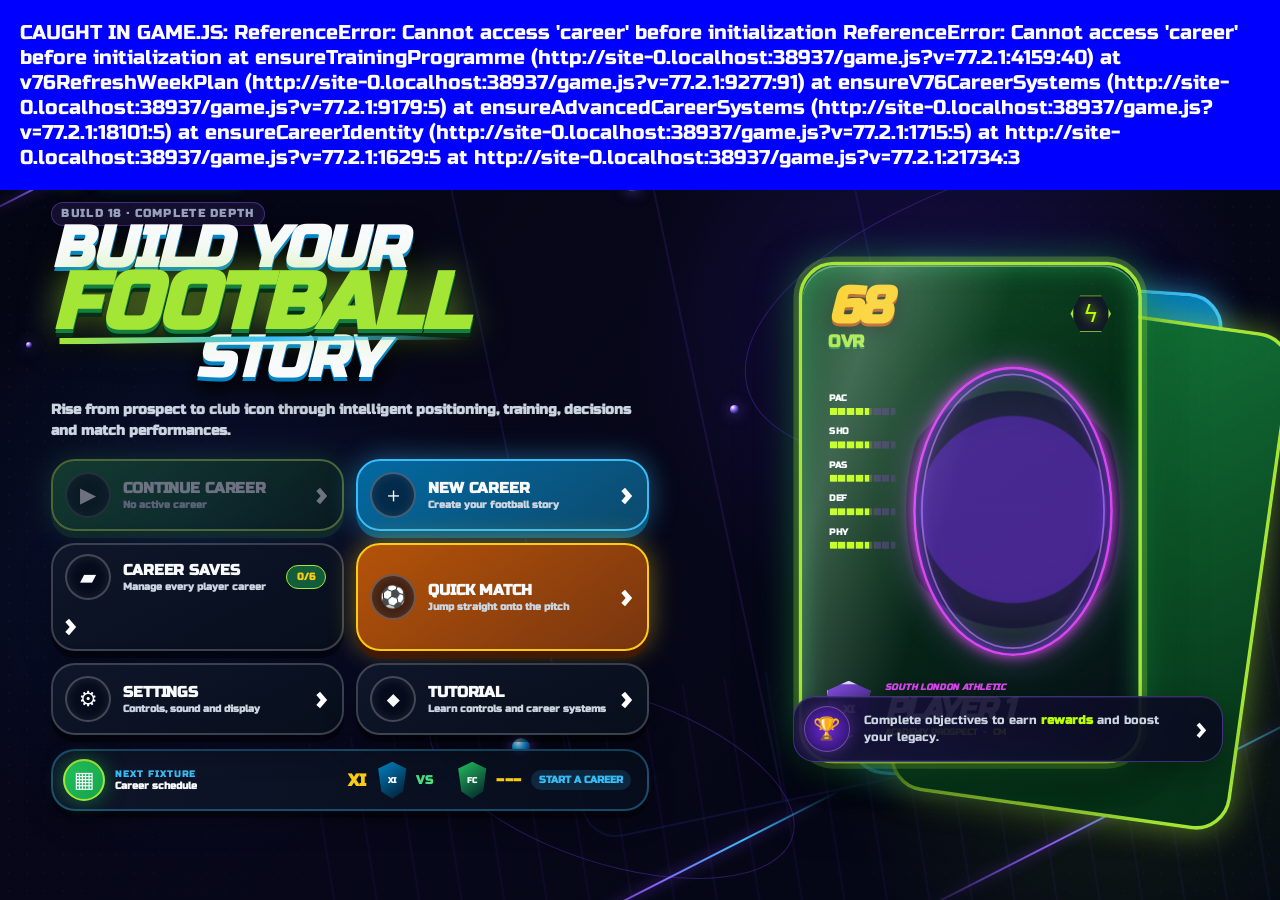
<file: __startup_regression_test.html>
<!doctype html>
<html lang="en-GB">
<head><script>window.addEventListener("error", function(e) { if(e.message === "Script error.") return; var div = document.createElement("div"); div.style.position="fixed"; div.style.top="0"; div.style.left="0"; div.style.background="red"; div.style.color="white"; div.style.zIndex="999999"; div.style.padding="20px"; div.style.fontSize="20px"; div.textContent="JS ERROR: " + e.message + " at " + e.filename + ":" + e.lineno; document.body.appendChild(div); });</script>
  <meta charset="utf-8" />
  <meta name="viewport" content="width=device-width, initial-scale=1, viewport-fit=cover" />
  <meta name="theme-color" content="#121426" />
  <title>Circle XI: Player Career</title>
  <link rel="icon" href="data:," />
  <link rel="stylesheet" href="styles.css?v=77.2.1" />
  <!-- v52 compatibility tokens: styles.css?v=52.0.0 game.js?v=52.0.0 -->
</head>
<body data-screen="menu">
  <div id="app">
    <header class="topbar">
      <button class="brand" data-nav="menu" aria-label="Go to main menu">
        <span class="brand-ball">XI</span>
        <span><b>Circle XI</b><small>Player Career</small></span>
      </button>
      <div id="topCareerSummary" class="top-career-summary hidden"></div>
      <button id="muteBtn" class="icon-btn" aria-label="Toggle sound">🔊</button>
    </header>

    <main>
      <section id="menuScreen" class="screen active hero-screen home-v2">
        <div class="home-v2-ambient" aria-hidden="true">
          <span class="home-orbit orbit-a"></span><span class="home-orbit orbit-b"></span>
          <span class="home-particle p1"></span><span class="home-particle p2"></span><span class="home-particle p3"></span><span class="home-particle p4"></span><span class="home-particle p5"></span><span class="home-particle p6"></span>
          <span class="home-streak s1"></span><span class="home-streak s2"></span><span class="home-streak s3"></span>
          <div class="home-pitch-lines"><i></i><b></b><em></em></div>
        </div>

        <div class="home-v2-layout">
          <section class="home-v2-copy">
            <div class="home-mode-strip"><span>★</span><b>PLAYER CAREER</b><i>CONTROL ONE PLAYER. BUILD ONE LEGACY.</i></div><small class="home-build-version">BUILD 18 · COMPLETE DEPTH</small>
            <h1><span>BUILD YOUR</span><strong>FOOTBALL</strong><span>STORY</span></h1>
            <p>Rise from prospect to club icon through intelligent positioning, training, decisions and match performances.</p>

            <div class="menu-actions home-menu-grid">
              <button id="continueBtn" class="home-menu-btn home-menu-primary" disabled>
                <span class="home-menu-icon">▶</span><span class="home-menu-copy"><b id="homeContinueTitle">Continue Career</b><small id="homeContinueMeta">No active career</small></span><i>›</i>
              </button>
              <button id="newCareerBtn" class="home-menu-btn home-menu-blue">
                <span class="home-menu-icon">＋</span><span class="home-menu-copy"><b>New Career</b><small>Create your football story</small></span><i>›</i>
              </button>
              <button id="careerSavesBtn" class="home-menu-btn home-menu-dark">
                <span class="home-menu-icon">▰</span><span class="home-menu-copy"><b>Career Saves</b><small>Manage every player career</small></span><em id="homeSaveCount">0/6</em><i>›</i>
              </button>
              <button id="quickMatchBtn" class="home-menu-btn home-menu-lime">
                <span class="home-menu-icon">⚽</span><span class="home-menu-copy"><b>Quick Match</b><small>Jump straight onto the pitch</small></span><i>›</i>
              </button>
              <button data-nav="settings" class="home-menu-btn home-menu-dark">
                <span class="home-menu-icon">⚙</span><span class="home-menu-copy"><b>Settings</b><small>Controls, sound and display</small></span><i>›</i>
              </button>
              <button data-nav="help" class="home-menu-btn home-menu-dark menu-tutorial-btn">
                <span class="home-menu-icon">◆</span><span class="home-menu-copy"><b>Tutorial</b><small>Learn controls and career systems</small></span><i>›</i>
              </button>
            </div>

            <div class="home-next-fixture" id="homeNextFixture">
              <span class="fixture-calendar-icon">▦</span>
              <div><small>NEXT FIXTURE</small><b id="homeFixtureCompetition">Career schedule</b></div>
              <strong id="homeFixtureHome">XI</strong><span id="homeFixtureHomeCrest" class="home-mini-crest">XI</span>
              <em>VS</em>
              <span id="homeFixtureAwayCrest" class="home-mini-crest away">FC</span><strong id="homeFixtureAway">---</strong>
              <i id="homeFixtureCountdown">START A CAREER</i>
            </div>
          </section>

          <section class="home-v2-showcase">
            <div class="home-hud-row">
              <button class="home-settings-btn" data-nav="settings" aria-label="Open settings">⚙</button>
            </div>

            <div class="home-card-stage" id="homeCardStage">
              <div class="home-card-back home-card-blue"></div>
              <div class="home-card-back home-card-lime"></div>
              <article class="home-player-card" id="homeHeroCard">
                <div class="home-card-shine" aria-hidden="true"></div>
                <div class="home-rating"><b id="homeOverall">68</b><span>OVR</span></div>
                <div class="home-energy-badge">ϟ</div>
                <div class="home-card-stat-list">
                  <div><span>PAC</span><i><b id="homeStatPac"></b></i></div>
                  <div><span>SHO</span><i><b id="homeStatSho"></b></i></div>
                  <div><span>PAS</span><i><b id="homeStatPas"></b></i></div>
                  <div><span>DEF</span><i><b id="homeStatDef"></b></i></div>
                  <div><span>PHY</span><i><b id="homeStatPhy"></b></i></div>
                </div>
                <div class="home-player-ring"><canvas id="homePlayerCanvas" width="250" height="320" aria-label="Current player model"></canvas><span class="ring-pulse"></span></div>
                <div class="home-card-identity">
                  <span id="homeCardCrest" class="home-card-crest">XI</span>
                  <div><small id="homeClubName">SOUTH LONDON ATHLETIC</small><h2 id="homePlayerName">PLAYER 1</h2><p><b id="homePlayerRole">ACADEMY PROSPECT</b><i>•</i><span id="homePlayerPosition">CM</span></p></div>
                </div>
              </article>
            </div>

            <button class="home-objective-prompt" id="homeObjectivePrompt" data-nav="hub">
              <span>🏆</span><p>Complete objectives to earn <b>rewards</b> and boost your legacy.</p><i>›</i>
            </button>
          </section>
        </div>
      </section>


      <section id="savesScreen" class="screen content-screen saves-screen">
        <div class="section-heading"><div><div class="eyebrow">CAREER LIBRARY</div><h2>Career Saves</h2></div><div class="section-heading-actions"><button id="importCareerBtn" class="secondary-btn">Import Save</button><button class="ghost-btn" data-nav="menu">Back</button></div></div>
        <input id="importCareerInput" type="file" accept="application/json,.json,.cxi" hidden />
        <section class="save-centre-summary panel"><div><span>💾</span><b id="saveSlotCount">0 / 6 saves</b><small>Click any populated career card to open that save. Every career keeps its own player, club, season and contract data.</small></div><button id="newCareerFromSaves" class="primary-btn">＋ Start New Career</button></section>
        <div id="saveSlotsGrid" class="save-slots-grid"></div>
      </section>

      <section id="createScreen" class="screen content-screen">
        <div class="section-heading"><div><div class="eyebrow">NEW CAREER</div><h2>Create Your Player</h2></div><button data-nav="menu" class="ghost-btn">Back</button></div>
        <nav id="creatorStepNav" class="creator-step-nav" aria-label="Player creation steps">
          <button type="button" data-creator-step="0" class="active"><span>👤</span><b>Identity</b><small>1</small></button>
          <button type="button" data-creator-step="1"><span>🌍</span><b>Club</b><small>2</small></button>
          <button type="button" data-creator-step="2"><span>⚽</span><b>Role</b><small>3</small></button>
          <button type="button" data-creator-step="3"><span>✂️</span><b>Style</b><small>4</small></button>
          <button type="button" data-creator-step="4"><span>✅</span><b>Review</b><small>5</small></button>
        </nav>
        <div class="creation-grid">
          <form id="playerForm" class="panel form-panel creator-panel">

            <section class="creator-section active identity-creator-section" data-creator-panel="0">
              <div class="creator-section-title"><svg viewBox="0 0 24 24" fill="none" stroke="currentColor" stroke-width="2" stroke-linecap="round" stroke-linejoin="round"><circle cx="12" cy="8" r="3.4"/><path d="M4.5 20c1.3-3.8 4.3-6 7.5-6s6.2 2.2 7.5 6"/></svg><div><h3>Identity and Player Attributes</h3><small>Create your football identity and see every attribute before starting the career.</small></div></div>
              <div class="v77-creator-tools" aria-label="Creator tools"><button type="button" id="v77SmartRandom" class="secondary-btn">✨ Smart Random</button><button type="button" id="v77FullRandom" class="ghost-btn">🎲 Randomise</button><button type="button" id="v77SavePreset" class="ghost-btn">💾 Save Preset</button><button type="button" id="v77LoadPreset" class="ghost-btn">📂 Load Preset</button></div>
              <div class="creator-row-2 identity-name-grid">
                <label class="field-label">First name<input id="firstName" required maxlength="16" placeholder="John" value="Renny" autocomplete="given-name" /></label>
                <label class="field-label">Surname<input id="surname" required maxlength="18" placeholder="Smith" value="Appiah" autocomplete="family-name" /></label>
              </div>
              <input id="playerName" type="hidden" value="Renny Appiah" />
              <select id="age" class="visually-hidden-input"><option selected>17</option></select>
              <select id="foot" class="visually-hidden-input"><option selected>Right</option><option>Left</option></select>
              <div class="creator-row-2 v77-identity-meta">
                <label class="field-label">Date of birth<input id="dateOfBirth" type="date" value="2008-04-15" min="1996-01-01" max="2010-12-31" /></label>
                <label class="field-label">Second nationality<select id="secondaryNationality" class="nice-select"><option value="">None</option></select><small class="field-help">Registers dual international eligibility. Your primary nationality remains the initial national-team route.</small></label>
              </div>

              <div class="identity-nationality-block">
                <div class="creator-section-subhead"><div><small>NATIONAL TEAM PATHWAY</small><h4>Choose nationality</h4></div><span>Continent first, then country</span></div>
                <div class="creator-row-2">
                  <label class="field-label">Continent<select id="nationalityContinent" class="nice-select"></select></label>
                  <label class="field-label">Country<select id="nationality" class="nice-select"></select></label>
                </div>
                <div id="nationalTeamInsights" class="national-team-insights" aria-live="polite"></div>
              </div>

              <div class="creator-attributes-block">
                <div class="creator-section-subhead"><div><small>PLAYER DNA</small><h4>Technical, mental and physical attributes</h4></div><div id="creatorAttributeBudget" class="creator-attribute-budget">30 points</div></div>
                <div id="creatorAttributeDashboard" class="creator-attribute-dashboard" aria-live="polite"></div>
              </div>
            </section>

            <section class="creator-section" data-creator-panel="1">
              <div class="creator-section-title"><svg viewBox="0 0 24 24" fill="none" stroke="currentColor" stroke-width="2" stroke-linecap="round" stroke-linejoin="round"><circle cx="12" cy="12" r="9"/><path d="M3 12h18M12 3c2.5 2.4 3.8 5.6 3.8 9s-1.3 6.6-3.8 9c-2.5-2.4-3.8-5.6-3.8-9S9.5 5.4 12 3z"/></svg><h3>Career World</h3></div>
              <div class="creator-row-3">
                <label class="field-label">Continent<select id="careerContinent" class="nice-select"></select></label>
                <label class="field-label">Country<select id="careerCountry" class="nice-select"></select></label>
                <label class="field-label">League<select id="careerLeague" class="nice-select"></select></label>
              </div>
              <label class="field-label">Starting club<select id="careerClub" class="nice-select"></select></label>
              <div id="worldSelectionInsights" class="world-selection-insights" aria-live="polite"></div>
              <div id="v77ClubPathway" class="v77-club-pathway" aria-live="polite"></div>
            </section>

            <section class="creator-section" data-creator-panel="2">
              <div class="creator-section-title"><svg viewBox="0 0 24 24" fill="none" stroke="currentColor" stroke-width="2" stroke-linecap="round" stroke-linejoin="round"><path d="M12 3l7 3v5c0 5-3.5 8-7 10-3.5-2-7-5-7-10V6l7-3z"/></svg><h3>Position &amp; Style</h3></div>
              <div class="field-label">Position</div>
              <div class="position-board" id="positionBoard" role="group" aria-label="Choose a position">
                <button type="button" class="pos-btn" data-value="ST" style="grid-area:st">ST</button>
                <button type="button" class="pos-btn" data-value="LW" style="grid-area:lw">LW</button>
                <button type="button" class="pos-btn" data-value="RW" style="grid-area:rw">RW</button>
                <button type="button" class="pos-btn" data-value="AM" style="grid-area:am">AM</button>
                <button type="button" class="pos-btn" data-value="CM" style="grid-area:cm">CM</button>
                <button type="button" class="pos-btn" data-value="DM" style="grid-area:dm">DM</button>
                <button type="button" class="pos-btn" data-value="LB" style="grid-area:lb">LB</button>
                <button type="button" class="pos-btn" data-value="CB" style="grid-area:cb">CB</button>
                <button type="button" class="pos-btn" data-value="RB" style="grid-area:rb">RB</button>
                <button type="button" class="pos-btn" data-value="GK" style="grid-area:gk">GK</button>
              </div>
              <select id="position" class="visually-hidden-input"><option>GK</option><option>RB</option><option>CB</option><option>LB</option><option>DM</option><option selected>CM</option><option>AM</option><option>RW</option><option>LW</option><option>ST</option></select>
              <div class="creator-row-2 v77-role-basics">
                <label class="field-label">Secondary position<select id="secondaryPosition" class="nice-select"><option value="">None</option><option>GK</option><option>RB</option><option>CB</option><option>LB</option><option>DM</option><option>CM</option><option>AM</option><option>RW</option><option>LW</option><option>ST</option></select></label>
                <label class="field-label">Skill moves <output id="skillMovesValue">3 ★</output><input id="skillMoves" type="range" min="1" max="5" step="1" value="3" /></label>
              </div>

              <div class="creator-foot-profile" id="creatorFootProfile">
                <div class="creator-section-subhead"><div><small>FOOT DEVELOPMENT</small><h4>Preferred and weak foot</h4></div><span id="weakFootEditorNote">Weak foot develops through training</span></div>
                <div class="field-label">Preferred foot</div>
                <div class="chip-row" id="footChips"></div>
                <div class="weak-foot-control">
                  <label class="field-label" for="weakFootRating">Weak foot ability <output id="weakFootValue">3 / 5 · Reasonable</output></label>
                  <input id="weakFootRating" type="range" min="1" max="5" step="1" value="3" disabled />
                  <label class="both-footed-toggle"><input id="bothFootedToggle" type="checkbox" disabled /> <span>Both footed</span><small>Maximum control, passing, crossing and shooting with either foot</small></label>
                </div>
              </div>
              

              <div class="field-label">Archetype <span>Changes by position and shapes starting attributes, objectives and training recommendations</span></div>
              <div class="chip-row" id="archetypeChips"></div>
              <select id="archetype" class="visually-hidden-input"><option>Controller</option><option selected>Box-to-Box</option></select>
              <div id="v77ArchetypeImpact" class="v77-archetype-impact" aria-live="polite"></div>

              <div class="field-label">Body build</div>
              <div class="chip-row build-chip-row" id="buildChips"></div>
              <select id="build" class="visually-hidden-input"><option>Lean</option><option>Slim</option><option>Balanced</option><option selected>Athletic</option><option>Powerful</option><option>Stocky</option></select>
              <div class="creator-row-2 v77-body-metrics">
                <label class="field-label">Height <output id="heightValue">180 cm</output><input id="heightCm" type="range" min="160" max="205" step="1" value="180" /></label>
                <label class="field-label">Weight <output id="weightValue">76 kg</output><input id="weightKg" type="range" min="55" max="110" step="1" value="76" /></label>
              </div>
              <div id="v77PhysicalImpact" class="v77-physical-impact" aria-live="polite"></div>

              <div class="v77-speciality-block">
                <div class="creator-section-subhead"><div><small>PLAYER IDENTITY</small><h4>Signature strengths and weakness</h4></div><span>Two strengths, one development weakness</span></div>
                <div class="creator-row-3"><label class="field-label">Strength 1<select id="signatureStrength1" class="nice-select"></select></label><label class="field-label">Strength 2<select id="signatureStrength2" class="nice-select"></select></label><label class="field-label">Weakness<select id="signatureWeakness" class="nice-select"></select></label></div>
                <div class="v77-attribute-presets"><button type="button" data-v77-attr-preset="balanced">Balanced</button><button type="button" data-v77-attr-preset="technical">Technical</button><button type="button" data-v77-attr-preset="physical">Physical</button><button type="button" data-v77-attr-preset="position">Position Specialist</button></div>
              </div>

              <div class="creator-row-2 career-origin-fields">
                <label class="field-label">Football background
                  <select id="careerBackground" class="nice-select">
                    <option selected>Local Academy Graduate</option><option>Academy Wonderkid</option><option>Late Bloomer</option><option>Lower-League Prospect</option><option>Overseas Prospect</option><option>Street Footballer</option>
                  </select>
                </label>
                <label class="field-label">Personality
                  <select id="careerPersonality" class="nice-select">
                    <option selected>Professional</option><option>Ambitious</option><option>Loyal</option><option>Confident</option><option>Quiet</option><option>Leader</option><option>Temperamental</option>
                  </select>
                </label>
              </div>
              <div id="careerOriginPreview" class="career-origin-preview" aria-live="polite"></div>
            </section>

            <section class="creator-section" data-creator-panel="3">
              <div class="creator-section-title"><svg viewBox="0 0 24 24" fill="none" stroke="currentColor" stroke-width="2" stroke-linecap="round" stroke-linejoin="round"><path d="M4 21c1-5 3.5-7 8-7s7 2 8 7"/><circle cx="12" cy="7" r="4"/></svg><h3>Appearance</h3></div>
              <div class="creator-row-2 appearance-basics">
                <div><div class="field-label">Skin tone</div><div class="swatch-row" id="skinSwatches"></div><select id="skinTone" class="visually-hidden-input"><option value="#f6d7bf">Very light</option><option value="#f2c9a0">Light</option><option value="#d7a073">Tan</option><option value="#c98d5b">Medium</option><option selected value="#7b4b2a">Brown</option><option value="#5f351f">Deep brown</option><option value="#4a2b1a">Deep</option><option value="#2f1b12">Very deep</option></select></div>
                <label class="field-label">Hair colour<input id="hairColour" type="color" value="#21140d" /></label>
              </div>
              <div class="v77-face-studio">
                <div class="creator-section-subhead"><div><small>FACE STUDIO</small><h4>Facial structure</h4></div><span>Appearance is independent from nationality</span></div>
                <div class="creator-row-3"><label class="field-label">Head shape<select id="headShape" class="nice-select"><option>Oval</option><option>Round</option><option>Square</option><option>Long</option><option>Diamond</option></select></label><label class="field-label">Jaw<select id="jawStyle" class="nice-select"><option>Soft</option><option selected>Balanced</option><option>Defined</option><option>Wide</option></select></label><label class="field-label">Nose<select id="noseStyle" class="nice-select"><option>Small</option><option selected>Balanced</option><option>Wide</option><option>Long</option></select></label></div>
                <div class="creator-row-3"><label class="field-label">Eyes<select id="eyeStyle" class="nice-select"><option selected>Balanced</option><option>Narrow</option><option>Wide</option><option>Deep set</option></select></label><label class="field-label">Eyebrows<select id="browStyle" class="nice-select"><option selected>Natural</option><option>Thick</option><option>Fine</option><option>Arched</option></select></label><label class="field-label">Facial hair<select id="facialHair" class="nice-select"><option selected>Clean Shaven</option><option>Stubble</option><option>Goatee</option><option>Short Beard</option><option>Full Beard</option></select></label></div>
                <label class="field-label">Complexion<select id="complexion" class="nice-select"><option selected>Clear</option><option>Freckles</option><option>Light Texture</option><option>Defined Texture</option></select></label>
              </div>
              <div class="field-label hair-picker-label">Hairstyle <span>Choose a unique top down silhouette</span></div>
              <div class="hair-style-grid" id="hairChips"></div>
              <select id="hair" class="visually-hidden-input"><option>Short</option><option selected>Fade</option><option>Afro</option><option>Braids</option><option>Shaved</option><option>Curly Top</option><option>Cornrows</option><option>Twists</option><option>Mohawk</option><option>Locs</option></select>
              <div id="hairUnlockNote" class="hair-unlock-note"><span>🔒</span><div><b>More styles unlock during your career</b><small>Make appearances, score goals, earn awards and become a club legend.</small></div></div>
              <div class="v77-equipment-locker">
                <div class="creator-section-subhead"><div><small>MATCHDAY LOOK</small><h4>Kit, boots and accessories</h4></div><span>Your preferred number can still be unavailable at a club</span></div>
                <div class="creator-row-3"><label class="field-label">Boot model<select id="bootModel" class="nice-select"><option>Velocity</option><option selected>Control Pro</option><option>Power Strike</option><option>Classic Leather</option></select></label><label class="field-label">Primary boot colour<input id="bootColour" type="color" value="#f4f4f4" /></label><label class="field-label">Secondary colour<input id="bootSecondaryColour" type="color" value="#111827" /></label></div>
                <div class="creator-row-3"><label class="field-label">Shirt number<input id="shirtNumber" type="number" min="1" max="99" value="8" /></label><label class="field-label">Sleeves<select id="sleeveLength" class="nice-select"><option selected>Short</option><option>Long</option><option>Undershirt</option></select></label><label class="field-label">Shirt style<select id="shirtStyle" class="nice-select"><option selected>Untucked</option><option>Tucked</option><option>Fitted</option></select></label></div>
                <div class="creator-row-3"><label class="field-label">Sock height<select id="sockHeight" class="nice-select"><option>Low</option><option selected>Standard</option><option>High</option></select></label><label class="field-label">Wrist tape<select id="wristTape" class="nice-select"><option selected>None</option><option>Left</option><option>Right</option><option>Both</option></select></label><label class="field-label">Accessories<select id="matchAccessories" class="nice-select"><option selected>None</option><option>Gloves</option><option>Ankle Tape</option><option>Gloves + Ankle Tape</option></select></label></div>
              </div>
              <div class="v77-animation-identity">
                <div class="creator-section-subhead"><div><small>ANIMATION IDENTITY</small><h4>Movement and set-piece style</h4></div><span>Cosmetic timing profiles, not extra attribute points</span></div>
                <div class="creator-row-3"><label class="field-label">Running style<select id="runningStyle" class="nice-select"><option>Light</option><option selected>Balanced</option><option>Powerful</option><option>Explosive</option></select></label><label class="field-label">Shooting style<select id="shootingStyle" class="nice-select"><option selected>Compact</option><option>Power</option><option>Placement</option><option>Quick Release</option></select></label><label class="field-label">Goal celebration<select id="goalCelebration" class="nice-select"><option selected>Arms Out</option><option>Knee Slide</option><option>Point to Sky</option><option>Calm Walk</option><option>Team Huddle</option></select></label></div>
                <div class="creator-row-2"><label class="field-label">Free-kick stance<select id="freeKickStance" class="nice-select"><option selected>Balanced</option><option>Side On</option><option>Short Run Up</option><option>Power Run Up</option></select></label><label class="field-label">Penalty run-up<select id="penaltyRunUp" class="nice-select"><option selected>Standard</option><option>Short</option><option>Stutter</option><option>Power</option></select></label></div>
              </div>
            </section>

            <section class="creator-section v772-review-section" data-creator-panel="4">
              <div class="creator-section-title v772-review-title"><svg viewBox="0 0 24 24" fill="none" stroke="currentColor" stroke-width="2" stroke-linecap="round" stroke-linejoin="round"><path d="M4 20V10M10 20V4M16 20v-8M22 20H2"/></svg><div><h3>Final Review</h3><p>Review your player, then choose how the career and matches should feel.</p></div></div>

              <nav class="v772-review-tabs" aria-label="Final review sections">
                <button type="button" class="active" data-v772-review-tab="player"><span>👤</span><b>Player Review</b><small>Profile & scouting</small></button>
                <button type="button" data-v772-review-tab="career"><span>🎮</span><b>Career Setup</b><small>Journey & difficulty</small></button>
              </nav>

              <div class="v772-review-page active" data-v772-review-page="player">
                <div class="v772-review-intro"><div><small>PLAYER READY</small><h4>Your Create-a-Pro dossier</h4><p>Check the footballer you built. Use Edit to jump straight back to any completed creator step.</p></div><span id="v772ReviewReadyBadge">4 / 4 creator stages complete</span></div>
                <div id="creatorFinalReview" class="creator-final-review"></div>
                <div class="v772-edit-strip" aria-label="Edit creator sections">
                  <button type="button" data-v772-edit-step="0"><span>👤</span><b>Identity</b><small>Edit</small></button>
                  <button type="button" data-v772-edit-step="1"><span>🌍</span><b>Club</b><small>Edit</small></button>
                  <button type="button" data-v772-edit-step="2"><span>⚽</span><b>Role</b><small>Edit</small></button>
                  <button type="button" data-v772-edit-step="3"><span>✂️</span><b>Style</b><small>Edit</small></button>
                </div>
                <div id="v77PlayerDNA" class="v77-player-dna" aria-live="polite"></div>
                <div id="v77ScoutingReport" class="v77-scouting-report" aria-live="polite"></div>
                <button type="button" class="v772-continue-setup" data-v772-open-career>Continue to Career Setup <span>→</span></button>
              </div>

              <div class="v772-review-page" data-v772-review-page="career">
                <div class="v772-review-intro"><div><small>FINAL DECISIONS</small><h4>Choose your career experience</h4><p>Career Journey changes your route to the first team. Match Difficulty changes how demanding the football itself is.</p></div><span>Journey choices lock after creation</span></div>

                <div class="v772-setting-block v772-journey-block">
                  <div class="creator-section-subhead"><div><small>CAREER JOURNEY</small><h4>How hard should your rise be?</h4></div><span>Locked after career creation</span></div>
                  <div class="career-mode-cards v77-career-difficulty v772-journey-cards" id="careerDifficultyCards">
                    <button type="button" data-v77-career-difficulty="Rising Star"><span>🌟</span><b>Rising Star</b><small>Faster route to meaningful minutes</small><i>More opportunity</i></button>
                    <button type="button" data-v77-career-difficulty="Realistic Career"><span>⚽</span><b>Authentic Journey</b><small>The intended Circle XI progression</small><i>Recommended</i></button>
                    <button type="button" data-v77-career-difficulty="Underdog"><span>🪜</span><b>Underdog Story</b><small>Earn every step of your career</small><i>Hardest pathway</i></button>
                  </div>
                  <select id="careerDifficulty" class="visually-hidden-input"><option value="" selected disabled>Choose a Career Journey</option><option>Rising Star</option><option>Realistic Career</option><option>Underdog</option></select>
                  <div id="v772CareerJourneyImpact" class="v772-impact-preview" aria-live="polite"></div>
                  <details class="v772-comparison"><summary>Compare Career Journeys</summary><div class="v772-comparison-grid"><b></b><b>Rising Star</b><b>Authentic</b><b>Underdog</b><span>Starting opportunity</span><em>High</em><em>Normal</em><em>Low</em><span>Manager trust</span><em>Higher</em><em>Balanced</em><em>Lower</em><span>Early development</span><em>Faster</em><em>Balanced</em><em>Slower</em><span>Growth ceiling</span><em>High</em><em>High</em><em>Very high</em><span>Pressure</span><em>Lower</em><em>Normal</em><em>Higher</em></div></details>
                </div>

                <div class="v772-setting-block">
                  <div class="creator-section-subhead"><div><small>CAREER RULES</small><h4>How much control do you want?</h4></div><span>Save type</span></div>
                  <div class="career-mode-cards v772-rules-cards" id="careerModeCards"></div>
                  <select id="careerMode" class="visually-hidden-input"><option selected>Standard Career</option><option>Assisted Career</option><option>Attribute Editor Career</option></select>
                </div>

                <div class="v772-setting-block">
                  <div class="creator-section-subhead"><div><small>MATCH DIFFICULTY</small><h4>How demanding should matches be?</h4></div><span>Can be changed later</span></div>
                  <div class="difficulty-cards v772-match-difficulty" id="difficultyCards"></div>
                  <select id="createDifficulty" class="visually-hidden-input"><option value="" selected disabled>Choose Match Difficulty</option><option value="Easy">Easy</option><option value="Balanced">Balanced</option><option value="Hard">Hard</option></select>
                </div>

                <details class="v772-advanced-settings">
                  <summary><span>⚙️</span><div><b>Advanced Settings</b><small>Assistance, tutorials and presentation</small></div><i>⌄</i></summary>
                  <div class="creator-row-2">
                    <label class="field-label">Pass assistance<select id="creatorPassAssist" class="nice-select"><option>High</option><option selected>Standard</option><option>Manual</option></select></label>
                    <label class="field-label">Shot assistance<select id="creatorShotAssist" class="nice-select"><option>High</option><option selected>Standard</option><option>Manual</option></select></label>
                    <label class="field-label">Tutorial prompts<select id="creatorTutorialPrompts" class="nice-select"><option selected>Contextual</option><option>All</option><option>Off</option></select></label>
                    <label class="field-label">Match speed<select id="creatorMatchSpeed" class="nice-select"><option>Slower</option><option selected>Authentic</option><option>Faster</option></select></label>
                  </div>
                </details>

                <div id="v772CareerSetupSummary" class="v772-career-summary" aria-live="polite"></div>
              </div>
            </section>

            <div id="creatorValidationMessage" class="creator-validation-message" aria-live="polite"></div>
            <footer class="creator-actions">
              <button id="creatorPrevious" class="ghost-btn" type="button"><span>←</span> Previous</button>
              <div class="creator-step-status"><b id="creatorStepLabel">Identity</b><small id="creatorStepCount">Step 1 of 5</small></div>
              <button id="creatorNext" class="primary-btn" type="button">Next <span>→</span></button>
              <button id="creatorSubmit" class="primary-btn hidden" type="submit">⚽ Begin Career</button>
            </footer>
          </form>
          <aside class="panel preview-panel">
            <div class="sprite-stage"><canvas id="spritePreview" width="260" height="320"></canvas></div>
            <div id="creationSummary"></div>
            <div id="attributePreview" class="attributes-list"></div>
          </aside>
        </div>
      </section>

      <section id="hubScreen" class="screen content-screen career-tab-screen">
        <div class="section-heading"><div><div class="eyebrow">CAREER HUB</div><h2 id="hubGreeting">Welcome back</h2></div><div class="section-heading-actions"><button id="hubDeleteSaveBtn" class="ghost-btn" style="color:var(--muted)">🗑️ Delete</button><button id="hubDownloadSaveBtn" class="ghost-btn" style="color:var(--muted)">💾 Backup</button><button id="playMatchBtn" class="primary-btn">Play Next Match</button></div></div>
        <nav id="careerTabs" class="career-tabs" aria-label="Career sections">
          <button data-career-tab="overview" class="active"><span>🏠</span>Overview</button>
          <button data-career-tab="inbox"><span>📩</span>Inbox <i id="careerTabBadge">0</i></button>
          <button data-career-tab="profile"><span>👤</span>Profile</button>
          <button data-career-tab="league"><span>📊</span>League</button>
          <button data-career-tab="training"><span>🏋️</span>Training <i id="trainingTabBadge">1</i></button>
          <button data-career-tab="fixtures"><span>📅</span>Fixtures</button>
          <button data-career-tab="form"><span>📈</span>Form</button>
            <button data-career-tab="career"><span>🏅</span>Career</button>
          <button data-career-tab="replays"><span>🎬</span>Replays <i id="replayTabBadge">0</i></button>
          <button data-career-tab="finances"><span>💰</span>Earnings</button>
        </nav>
        <div class="hub-grid tabbed-hub">
          <article class="panel profile-panel career-tab-panel" data-career-panel="profile" id="profilePanel"></article>
          <article class="panel fixture-panel career-tab-panel" data-career-panel="fixtures" id="fixturePanel"></article>
          <article class="panel full-league-panel career-tab-panel" data-career-panel="league" id="fullLeaguePanel"></article>
          <article class="panel replay-gallery-panel career-tab-panel" data-career-panel="replays" id="replayGalleryPanel"></article>
          <article class="panel finances-panel career-tab-panel" data-career-panel="finances" id="financesPanel"></article>
          <article class="panel objectives-panel career-tab-panel" data-career-panel="overview"><div class="panel-title"><h3>Player Overview & Objectives</h3><span>Profile & Manager</span></div><div id="playerOverviewList"></div></article>
          <article class="panel form-panel-small career-tab-panel" data-career-panel="form"><div class="panel-title"><h3>Performance Form</h3><span id="formAverage">—</span></div><div id="formList" class="form-list"></div></article>
          <article class="panel training-panel career-tab-panel" data-career-panel="training"><div class="panel-title"><h3>Training Centre</h3><span id="trainingPoints">3/3 sessions</span></div><p>Navigate the club training centre, plan your week and play football-specific development sessions.</p><div id="trainingOptions" class="training-options"></div></article>
          <article class="panel table-panel career-tab-panel" data-career-panel="overview"><div class="panel-title"><h3 id="leagueTableTitle">The Crown League</h3><span id="leagueTableCount">12 clubs</span></div><div id="leagueTable" class="league-table"></div></article>
          <article class="panel career-tab-panel" data-career-panel="inbox" id="inboxPanel">
              <section class="career-inbox-column" style="height:100%;"><div class="panel-title"><h3>Career Inbox</h3><span id="inboxCount">0 new</span></div><div id="inboxList"></div></section>
            </article>
            <article class="panel career-showcase-panel career-tab-panel" data-career-panel="career" id="careerPanel">
              <section id="trophyCabinetPanel" class="trophy-cabinet-panel"></section>
              <section class="career-actions-column"><div class="panel-title"><h3>Career Actions</h3><span>Decisions</span></div><button id="squadBtn" class="secondary-btn full">View Squad</button><button id="contractBtn" class="secondary-btn full">Agent & Contract</button><button id="attributeEditorBtn" class="secondary-btn full">Career Tools & Attribute Editor</button><button id="developmentCentreBtn" class="secondary-btn full">Complete Player Development</button><button id="manageSavesBtn" class="ghost-btn full">Career Saves</button><button data-nav="settings" class="ghost-btn full">Career Settings</button><button id="resetCareerBtn" class="danger-btn full">Delete Current Career</button></section>
            </article>
        </div>
      </section>


      <div id="savedReplayModal" class="saved-replay-modal hidden" role="dialog" aria-modal="true">
        <div class="saved-replay-shell">
          <header><div><small>CAREER GALLERY</small><h2 id="savedReplayTitle">Saved Replay</h2></div><button id="closeSavedReplay" class="icon-btn">×</button></header>
          <canvas id="savedReplayCanvas" width="960" height="540"></canvas><div id="savedReplayNotice" class="saved-replay-notice" aria-live="polite"></div>
          <div class="saved-replay-controls"><button id="savedReplayBack">↶ 5s</button><button id="savedReplayPlay" class="primary-btn">▶ Play</button><button id="savedReplayForward">5s ↷</button><select id="savedReplaySpeed"><option value="0.5">0.5×</option><option value="1" selected>1×</option><option value="2">2×</option><option value="4">4×</option></select><input id="savedReplayTimeline" type="range" min="0" max="1000" value="0"><span id="savedReplayTime">00:00 / 00:00</span></div>
        </div>
      </div>

      <div id="trainingGameModal" class="training-game-modal hidden" role="dialog" aria-modal="true">
        <div class="training-game-shell">
          <header><div class="training-game-heading"><small>FIRST TEAM TRAINING CENTRE</small><h2 id="trainingGameTitle">Target Finishing</h2><div id="fkHeaderMeta" class="fk-header-meta" aria-live="polite"></div></div><div class="training-session-status"><span id="trainingModeBadge">FINISHING</span><b id="trainingDifficultyBadge">STANDARD</b><button id="closeTrainingGame" class="icon-btn">×</button></div></header>
          <div class="training-mode-identity" id="trainingModeIdentity"><div class="training-mode-mark" id="trainingModeMark">TF</div><div><small id="trainingModeCategory">FINISHING DEPARTMENT</small><b id="trainingModeObjective">Receive, create space and finish accurately.</b></div><div id="trainingModeAttributes" class="training-mode-attributes"></div></div>
          <div class="training-game-layout">
            <section id="trainingGameStage" class="training-game-stage" tabindex="0"><div id="trainingGamePitch" class="training-game-pitch"></div><div id="trainingGamePrompt" class="training-game-prompt">Click Start</div></section>
            <aside><div class="training-game-stars" id="trainingGameStars">☆☆☆</div><div class="training-game-score"><small>SCORE</small><b id="trainingGameScore">0</b></div><div class="training-game-score"><small>TIME</small><b id="trainingGameTime">30</b></div><div class="training-game-score"><small>STREAK</small><b id="trainingGameStreak">0</b></div><div class="training-game-score combo"><small>COMBO</small><b id="trainingGameMultiplier">×1</b></div><p id="trainingGameChallenge" class="training-game-challenge">Weekly challenge: 0/12 successful actions</p><div id="trainingGameLeaderboard" class="training-game-leaderboard"></div><p id="trainingGameHelp">Hit the highlighted targets accurately.</p><button id="startTrainingGame" class="primary-btn full">▶ Start drill</button><button id="simulateTrainingGame" class="secondary-btn full">⚡ Simulate instead</button></aside>
          </div>
        </div>
      </div>

      <div id="trainingResultsModal" class="training-results-modal hidden" role="dialog" aria-modal="true">
        <div class="training-results-shell">
          <header><div><small>SESSION ANALYSIS</small><h2 id="trainingResultsTitle">Training complete</h2></div><button id="closeTrainingResults" class="icon-btn">×</button></header>
          <div id="trainingResultsContent"></div>
        </div>
      </div>

      <div id="promotionCelebration" class="promotion-celebration hidden" role="dialog" aria-modal="true" aria-labelledby="promotionTitle">
        <div class="promotion-confetti" aria-hidden="true"></div>
        <div class="promotion-stadium-lights" aria-hidden="true"><i></i><i></i><i></i><i></i></div>
        <section class="promotion-stage">
          <button id="closePromotionCelebration" class="promotion-close" aria-label="Close promotion celebration">×</button>
          <div class="promotion-club-crest" id="promotionCrest">XI</div>
          <small id="promotionEyebrow">SEASON ACHIEVEMENT</small>
          <h2 id="promotionTitle">PROMOTED</h2>
          <p id="promotionSubtitle">A new division awaits.</p>
          <div id="promotionPlayerSummary" class="promotion-player-summary"></div>
          <div class="promotion-division-flight"><span id="promotionOldDivision">DIVISION 2</span><i>→</i><strong id="promotionNewDivision">DIVISION 1</strong></div>
          <button id="promotionContinue" class="primary-btn">Continue Career</button>
        </section>
      </div>

      <section id="matchScreen" class="screen match-screen">
        <div id="matchHud" class="match-hud">
          <div class="scorebug" aria-live="polite">
            <small id="matchLeagueName" class="score-league">Circle XI League</small>
            <div class="score-main">
              <div class="score-team home"><span id="homeLogo" class="score-logo"></span><span id="homeAbbr">SLA</span></div>
              <b id="scoreText">0 – 0</b>
              <div class="score-team away"><span id="awayAbbr">RIV</span><span id="awayLogo" class="score-logo"></span></div>
              <small id="clockText">00:00</small>
            </div>
            <small id="scoreEvent" class="score-event"></small>
          </div>
          <div class="hud-stat" title="Match rating" aria-label="Match rating"><small class="hud-icon" aria-hidden="true"><svg viewBox="0 0 24 24" fill="currentColor"><path d="M12 2.5l2.94 6.4 6.98.72-5.24 4.82 1.5 6.9L12 17.9l-6.18 3.44 1.5-6.9L2.08 9.62l6.98-.72L12 2.5z"/></svg></small><b id="ratingText">6.5</b></div>
          <div class="hud-stat stamina-stat" title="Stamina" aria-label="Stamina"><small class="hud-icon" aria-hidden="true"><svg viewBox="0 0 24 24" fill="none" stroke="currentColor" stroke-width="2" stroke-linecap="round" stroke-linejoin="round"><path d="M2.5 12h4l2-7 4 14 2-7h7"/></svg></small><div class="meter"><i id="staminaFill"></i><i id="staminaCeiling" class="stamina-ceiling" title="Locked out by training fatigue"></i></div></div>
          <div class="hud-objective" title="Current objective" aria-label="Current objective"><small class="hud-icon" aria-hidden="true"><svg viewBox="0 0 24 24" fill="none" stroke="currentColor" stroke-width="2" stroke-linejoin="round" stroke-linecap="round"><path d="M5 3v18"/><path d="M5 4.5h13l-2.6 3.75L18 12H5"/></svg></small><b id="matchObjective">Keep your shape</b></div>
          <button id="fullscreenBtn" class="icon-btn" type="button" title="Enter fullscreen" aria-label="Enter fullscreen"><svg viewBox="0 0 24 24" fill="none" stroke="currentColor" stroke-width="2" stroke-linecap="round" stroke-linejoin="round"><path d="M4 9V5a1 1 0 0 1 1-1h4M20 9V5a1 1 0 0 0-1-1h-4M4 15v4a1 1 0 0 0 1 1h4M20 15v4a1 1 0 0 1-1 1h-4"/></svg></button>
          <button id="pauseBtn" class="icon-btn" title="Pause" aria-label="Pause match"><svg viewBox="0 0 24 24" fill="currentColor"><rect x="6" y="4" width="4" height="16" rx="1"/><rect x="14" y="4" width="4" height="16" rx="1"/></svg></button>
        </div>
        <canvas id="gameCanvas" width="1280" height="720"></canvas>
        <div id="replayControlBar" class="replay-control-bar hidden" aria-label="Replay controls">
          <div class="replay-control-heading"><span>🎬</span><div><small id="replayControlLabel">MATCH REPLAY</small><b id="replayControlTime">00:00 / 00:00</b></div></div>
          <button id="replayBack10" title="Rewind 10 seconds" aria-label="Rewind 10 seconds">↶<small>10</small></button>
          <button id="replayPrevMoment" title="Previous key moment" aria-label="Previous key moment">⏮</button>
          <button id="replayPlayPause" class="replay-primary" title="Play or pause" aria-label="Play or pause">⏸</button>
          <button id="replayNextMoment" title="Next key moment" aria-label="Next key moment">⏭</button>
          <button id="replayForward10" title="Fast forward 10 seconds" aria-label="Fast forward 10 seconds">↷<small>10</small></button>
          <select id="replaySpeed" aria-label="Replay speed"><option value="0.25">0.25×</option><option value="0.5">0.5×</option><option value="1" selected>1×</option><option value="2">2×</option><option value="4">4×</option><option value="8">8×</option></select>
          <input id="replayTimeline" type="range" min="0" max="1000" value="0" aria-label="Replay timeline">
          <button id="saveReplayBtn" class="save-replay-btn" title="Save replay" aria-label="Save replay">💾<span>Save</span></button>
          <button id="closeReplayBtn" title="End replay" aria-label="End replay">✕</button>
        </div>
        <div id="possessionIndicator" class="possession-indicator" aria-live="polite" aria-label="In possession"><b>⚽</b><span>IN POSSESSION</span></div>
        <div id="gkControlGuide" class="gk-control-guide hidden" aria-label="Goalkeeper directional save controls">
          <header><span>🧤</span><div><small>GOALKEEPER CONTROLS</small><b>Choose direction and height</b></div></header>
          <div class="gk-control-grid">
            <button type="button" data-gk-key="l+i"><kbd>L</kbd><i>+</i><kbd>I</kbd><small>High left</small></button>
            <button type="button" data-gk-key="i"><kbd>I</kbd><small>High middle</small></button>
            <button type="button" data-gk-key="j+i"><kbd>J</kbd><i>+</i><kbd>I</kbd><small>High right</small></button>
            <button type="button" data-gk-key="l"><kbd>L</kbd><small>Dive left</small></button>
            <div class="gk-ready"><span>◉</span><small>GK view</small></div>
            <button type="button" data-gk-key="j"><kbd>J</kbd><small>Dive right</small></button>
            <button type="button" data-gk-key="l+k"><kbd>L</kbd><i>+</i><kbd>K</kbd><small>Low left</small></button>
            <button type="button" data-gk-key="k"><kbd>K</kbd><small>Low middle</small></button>
            <button type="button" data-gk-key="j+k"><kbd>J</kbd><i>+</i><kbd>K</kbd><small>Low right</small></button>
          </div>
          <p>Keys pressed within a short window combine into one save.</p>
        </div>
        <div id="actionFeedback" class="action-feedback"></div>
        <div id="positionIndicator" class="position-indicator" data-status="good" aria-label="Positioning status"><i aria-hidden="true"></i><div><span>Good position</span></div></div>
        <div id="matchPenaltyTrainingOverlay" class="match-penalty-training-overlay penalty-training-stage penalty-ui penalty-live-session hidden" aria-label="Match penalty using the Penalty Training system">
          <div class="match-penalty-training-pitch" aria-hidden="true">
            <div class="match-penalty-box-line"></div>
            <div class="full-training-goal match-net-goal detailed-training-goal penalty-training-goal match-penalty-training-goal"><span class="fk-goal-depth-shadow"></span><span class="fk-goal-support fk-support-left"></span><span class="fk-goal-support fk-support-right"></span><span class="fk-net-back"></span><span class="fk-net-roof"></span><span class="fk-net-floor"></span><span class="fk-net-side fk-net-left"></span><span class="fk-net-side fk-net-right"></span><span class="fk-net-impact-cell"></span><span class="fk-net-ripple"></span></div>
            <div id="matchPenaltyAimPlane" class="match-penalty-aim-plane" aria-label="Penalty target area"></div>
            <div class="match-penalty-keeper"><i></i><b></b><span class="arm left"></span><span class="arm right"></span><span class="leg left"></span><span class="leg right"></span></div>
            <div class="training-penalty-spot match-penalty-spot"></div><div class="match-penalty-ball">⚽</div><div class="match-penalty-taker"><span>YOU</span></div>
          </div>
          <div class="penalty-compact-hud">
            <div class="penalty-player-chip"><span>⚽</span><div><small>MATCH PENALTY</small><b>PEN <em id="matchPenHudRating">55</em> · <strong id="matchPenHudTier">DEVELOPING</strong></b></div></div>
            <div class="penalty-composure-chip"><small>COMPOSURE</small><b id="matchPenHudComposure">55</b><i class="penalty-composure-meter"><b id="matchPenHudComposureFill"></b></i></div>
            <div class="penalty-live-score-chip"><div><span>★★★</span><small>LIVE <b id="matchPenMinute">1'</b></small></div><div><strong id="matchPenTechniqueShort">L</strong><small>SHOT</small></div><div class="penalty-mini-pressure"><small>PRESSURE <b id="matchPenHudPressure">0%</b></small><i><b id="matchPenaltyPressureFill"></b></i></div></div>
            <button id="matchPenaltyMinimalToggle" class="penalty-hud-icon" type="button" title="Minimal HUD" aria-label="Toggle minimal penalty HUD">▣</button><button id="matchPenaltyHelpToggle" class="penalty-hud-icon" type="button" title="Penalty help" aria-label="Penalty help">?</button>
          </div>
          <div id="matchPenaltyAimCursor" class="penalty-aim-cursor"><i></i><span></span></div>
          <div class="penalty-aim-label"><b>AIM</b><span id="matchPenAimValue">50 · 17</span><small>WASD / ARROWS</small></div>
          <div class="training-match-hud penalty-power-hud"><div class="penalty-power-row"><span id="matchPenaltyActionName">Normal</span><strong id="matchPenaltyPowerText">0%</strong></div><div class="training-power-track penalty-power-track"><span class="penalty-power-scale"><em>EARLY</em><em>LATE</em></span><i id="matchPenaltyPowerFill"></i><span class="penalty-perfect-zone">PERFECT</span><span class="penalty-power-marker"></span></div><small id="matchPenaltyActionGuide">L · hold and release inside PERFECT</small></div>
          <div class="penalty-technique-selector match-penalty-technique-selector">
            <button type="button" data-match-penalty-technique="shot" class="active" aria-label="Normal L"><span class="pen-tech-glyph" aria-hidden="true">●</span><b>NORMAL</b><small><kbd>L</kbd></small><i>Balanced</i></button>
            <button type="button" data-match-penalty-technique="finesse" aria-label="Placed J plus L"><span class="pen-tech-glyph" aria-hidden="true">↗</span><b>PLACED</b><small><kbd>J</kbd><em>+</em><kbd>L</kbd></small><i>Side net</i></button>
            <button type="button" data-match-penalty-technique="drivenShot" aria-label="Low driven K plus L"><span class="pen-tech-glyph" aria-hidden="true">⇢</span><b>LOW DRIVEN</b><small><kbd>K</kbd><em>+</em><kbd>L</kbd></small><i>Skim</i></button>
            <button type="button" data-match-penalty-technique="chipShot" aria-label="Panenka I plus L"><span class="pen-tech-glyph" aria-hidden="true">⌒</span><b>PANENKA</b><small><kbd>I</kbd><em>+</em><kbd>L</kbd></small><i>Chip</i></button>
          </div>
          <div class="penalty-help-panel"><header><b>PENALTY CONTROLS</b><small>Same system as Penalty Training</small></header><p>Aim with WASD or arrows. Hold the selected shot and release inside the green PERFECT window. Penalties rating shapes accuracy. Composure holds the strike together as pressure rises. The keeper reacts to your pattern, not your live aim.</p><div><span><b>L</b> Normal · balanced</span><span><b>J + L</b> Placed · side net</span><span><b>K + L</b> Low driven · skim</span><span><b>I + L</b> Panenka · chip</span></div></div>
          <div class="penalty-specific-controls"><span><kbd>WASD</kbd> AIM</span><span><kbd>L</kbd> NORMAL</span><span><kbd>J</kbd>+<kbd>L</kbd> PLACED</span><span><kbd>K</kbd>+<kbd>L</kbd> LOW</span><span><kbd>I</kbd>+<kbd>L</kbd> PANENKA</span></div>
        </div>
        <div id="matchFreeKickTrainingOverlay" class="match-free-kick-training-overlay free-kick-ui fk-live-session hidden" aria-label="Match free kick using the Free Kick Training system">
          <div id="matchFreeKickTrainingStage" class="training-game-stage match-free-kick-training-stage" data-drill="freeKickWall">
            <div class="match-free-kick-training-pitch" aria-hidden="true">
              <div class="full-training-goal match-net-goal detailed-training-goal free-kick-match-goal match-free-kick-training-goal"><span class="fk-goal-depth-shadow"></span><span class="fk-goal-support fk-support-left"></span><span class="fk-goal-support fk-support-right"></span><span class="fk-net-back"></span><span class="fk-net-roof"></span><span class="fk-net-floor"></span><span class="fk-net-side fk-net-left"></span><span class="fk-net-side fk-net-right"></span><span class="fk-net-impact-cell"></span><span class="fk-net-ripple"></span></div>
              <div id="matchFreeKickAimPlane" class="match-free-kick-aim-plane" aria-label="Free kick target area"></div>
              <div id="matchFreeKickAimCursor" class="match-free-kick-aim-cursor"><i></i><span></span></div>
              <div class="match-free-kick-keeper"><i></i><b></b><span class="arm left"></span><span class="arm right"></span><span class="leg left"></span><span class="leg right"></span></div>
              <div class="match-free-kick-wall"><span></span><span></span><span></span><span></span></div>
              <div class="training-free-kick-spot match-free-kick-spot"></div><div class="match-free-kick-ball">⚽</div><div class="match-free-kick-taker"><span>YOU</span></div>
            </div>
            <div class="fk-compact-hud">
              <div class="fk-player-chip"><span>⚽</span><div><small>MATCH FREE KICK</small><b>FK <em id="matchFkHudRating">55</em> · <strong id="matchFkHudTier">DEVELOPING</strong></b></div></div>
              <div class="fk-objective-chip"><small>OBJECTIVE</small><b id="matchFkHudObjective">Beat the wall and score</b></div>
              <div class="fk-session-chip"><span>★★★</span><b id="matchFkHudMinute">1'</b><small><i id="matchFkHudTechnique">CURL</i> · <i id="matchFkHudDistance">20m</i></small></div>
              <button id="matchFkMinimalToggle" class="fk-hud-icon" title="Minimal HUD" aria-label="Toggle minimal free kick HUD">▣</button><button id="matchFkHelpToggle" class="fk-hud-icon" title="Free kick help" aria-label="Free kick help">?</button>
            </div>
            <div class="training-match-hud free-kick-match-hud fk-power-hud"><div class="fk-power-row"><span id="matchFkActionName">Curl / Bend</span><strong id="matchFkPowerText">0%</strong></div><div class="training-power-track"><i id="matchFkPowerFill"></i><span class="fk-power-marker" aria-hidden="true"></span></div><small id="matchFkActionGuide">J + L · release inside PERFECT for clean contact</small></div>
            <div class="fk-initial-aim-guide"><i></i><span></span></div>
            <div class="free-kick-technique-selector match-free-kick-technique-selector">
              <button data-match-fk-technique="fkCurl" class="active" aria-label="Curl J plus L"><i class="fk-tech-preview curl"><span></span></i><b>↪ CURL</b><small><kbd>J</kbd><em>+</em><kbd>L</kbd></small></button>
              <button data-match-fk-technique="fkDip" aria-label="Top spin dip K plus L"><i class="fk-tech-preview dip"><span></span></i><b>⌒ DIP</b><small><kbd>K</kbd><em>+</em><kbd>L</kbd></small></button>
              <button data-match-fk-technique="fkKnuckle" aria-label="Knuckle I plus L"><i class="fk-tech-preview knuckle"><span></span></i><b>✦ KNUCKLE</b><small><kbd>I</kbd><em>+</em><kbd>L</kbd></small></button>
              <button data-match-fk-technique="fkLowDriven" aria-label="Low driven select then L"><i class="fk-tech-preview low"><span></span></i><b>⇢ LOW DRIVEN</b><small>SELECT <em>+</em><kbd>L</kbd></small></button>
              <button data-match-fk-technique="shot" aria-label="Normal free kick L"><i class="fk-tech-preview normal"><span></span></i><b>● NORMAL</b><small><kbd>L</kbd></small></button>
            </div>
            <div class="fk-help-panel"><header><b>FREE KICK CONTROLS</b><small>Same system as Free Kick Training</small></header><div><span>↪ <b>Curl</b><em>J + L · bends around the wall</em></span><span>⌒ <b>Dip</b><em>K + L · rises then drops</em></span><span>✦ <b>Knuckle</b><em>I + L · fast unstable flight</em></span><span>⇢ <b>Low Driven</b><em>Select it, then L · beneath the jumping wall</em></span><span>● <b>Normal</b><em>L · direct balanced strike</em></span></div></div>
            <div class="match-free-kick-aim-label"><b>AIM</b><span id="matchFkAimValue">50 · 22</span><small>WASD / ARROWS · CLICK GOAL</small></div>
            <div class="match-free-kick-specific-controls"><span><kbd>WASD</kbd> AIM</span><span><kbd>J</kbd>+<kbd>L</kbd> CURL</span><span><kbd>K</kbd>+<kbd>L</kbd> DIP</span><span><kbd>I</kbd>+<kbd>L</kbd> KNUCKLE</span><span><kbd>L</kbd> NORMAL</span></div>
            <button id="matchFkShootButton" class="match-free-kick-shoot-button"><kbd>L</kbd> HOLD TO SHOOT</button>
          </div>
        </div>
        <div id="setPieceMiniGame" class="set-piece-minigame hidden" aria-label="Set-piece mini game">
          <div class="set-piece-shell">
            <header class="set-piece-heading">
              <div><small>SET-PIECE STUDIO</small><h2 id="setPieceTitle">PENALTY</h2></div>
              <div class="set-piece-live"><i></i> YOU ARE TAKING</div>
            </header>
            <div class="set-piece-layout">
              <section class="set-piece-stage" id="setPieceStage" data-type="penalty">
                <div class="set-piece-crowd"></div>
                <div class="set-piece-goal"><div class="set-piece-net"></div></div>
                <div class="set-piece-keeper" id="setPieceKeeper"><span>GK</span></div>
                <div class="set-piece-target-grid" id="setPieceTargetGrid">
                  <button data-sp-zone="TL" aria-label="Top left"></button><button data-sp-zone="TC" aria-label="Top centre"></button><button data-sp-zone="TR" aria-label="Top right"></button>
                  <button data-sp-zone="ML" aria-label="Middle left"></button><button data-sp-zone="C" aria-label="Centre"></button><button data-sp-zone="MR" aria-label="Middle right"></button>
                  <button data-sp-zone="BL" aria-label="Bottom left"></button><button data-sp-zone="BC" aria-label="Bottom centre"></button><button data-sp-zone="BR" aria-label="Bottom right"></button>
                </div>
                <div id="setPieceUncertainty" class="set-piece-uncertainty" aria-hidden="true"></div>
                <div id="setPiecePredictedMarker" class="set-piece-predicted-marker" aria-hidden="true"></div>
                <div id="setPieceAimMarker" class="set-piece-aim-marker" aria-hidden="true"><i></i></div>
                <div class="set-piece-spot"></div><div class="set-piece-ball">⚽</div><div class="set-piece-player"><span>YOU</span></div>
              </section>
              <aside class="set-piece-panel">
                <div class="set-piece-step"><small>01 · TARGET</small><b id="setPieceTargetLabel">Centre</b><p>Choose a target on the goal or delivery area.</p></div>
                <div class="set-piece-step"><small>02 · TECHNIQUE</small><div id="setPieceActions" class="set-piece-actions"></div></div>
                <div class="set-piece-step timing-step"><div class="set-piece-timing-title"><small>03 · TIMING</small><b id="setPieceStatBadge">SET PIECES 55</b></div><div class="set-piece-timing"><span id="setPieceGreenZone" class="set-piece-green-zone"></span><i id="setPieceNeedle"></i></div><div class="set-piece-timing-labels"><span>EARLY</span><b>GREEN ZONE</b><span>LATE</span></div><p id="setPieceDifficultyNote" class="set-piece-difficulty-note">Higher rating: steadier timing · smaller target error</p></div>
                <div class="set-piece-buttons"><button id="setPieceTimingBtn" class="secondary-btn">Lock timing</button><button id="setPieceTakeBtn" class="primary-btn" disabled>Take set piece</button></div>
                <p id="setPieceHelp" class="set-piece-help">Aim with WASD or arrows · Space locks timing · Enter takes</p>
              </aside>
            </div>
          </div>
        </div>
        <div id="goalReplayPrompt" class="goal-replay-prompt hidden" role="dialog" aria-modal="true" aria-labelledby="goalReplayTitle">
          <div class="goal-replay-card">
            <div class="goal-replay-badge">GOAL</div>
            <div class="goal-replay-copy"><small id="goalReplayTeam">SOUTH LONDON ATHLETIC SCORE</small><h2 id="goalReplayTitle">Watch the replay?</h2><p id="goalReplayScorer">See the move again before kick-off.</p></div>
            <div class="goal-replay-actions"><button id="watchGoalReplayBtn" class="primary-btn"><svg class="btn-icon" viewBox="0 0 24 24" fill="none" stroke="currentColor" stroke-width="2" stroke-linecap="round" stroke-linejoin="round"><path d="M3 12a9 9 0 1 0 3-6.7"/><path d="M3 4v5h5"/><path d="M10.5 9v6l5-3z" fill="currentColor" stroke="none"/></svg>Watch replay</button><button id="skipGoalReplayBtn" class="secondary-btn"><svg class="btn-icon" viewBox="0 0 24 24" fill="currentColor"><path d="M4 5l7 7-7 7V5z"/><path d="M13 5l7 7-7 7V5z"/></svg>Continue match</button></div>
            <div class="goal-replay-keys"><kbd>Enter</kbd> replay <span>·</span> <kbd>Esc</kbd> continue</div>
          </div>
        </div>
        <div id="tutorial" class="tutorial hidden">
          <div class="tutorial-card"><div class="eyebrow">FIRST MATCH · BASICS</div><h3>Start with four actions</h3><p><b>WASD</b> moves your player. <b>J</b> passes, <b>K</b> plays a through ball, <b>I</b> crosses and <b>L</b> shoots. Hold an action button for more power and use <b>Shift</b> to sprint. Your first match will introduce defending, shielding and advanced techniques as they become relevant, so you do not need to memorise everything now. The full control guide remains available in Circle XI Academy.</p><div class="tutorial-first-steps"><span>① Move into space</span><span>② Pass and move</span><span>③ Follow the manager objective</span><span>④ Shoot when the chance opens</span></div><button id="closeTutorial" class="primary-btn"><svg class="btn-icon" viewBox="0 0 24 24" fill="currentColor"><path d="M8 5v14l11-7z"/></svg>Start Match</button></div>
        </div>
        <div id="pauseOverlay" class="overlay hidden"><div class="modal"><h2>Match Paused</h2><button id="resumeBtn" class="primary-btn full"><svg class="btn-icon" viewBox="0 0 24 24" fill="currentColor"><path d="M8 5v14l11-7z"/></svg>Resume</button><button id="simulateMatchBtn" class="secondary-btn full simulate-match-btn"><span class="btn-icon" aria-hidden="true">⏩</span>Simulate to Full Time</button><button id="restartMatchBtn" class="secondary-btn full"><svg class="btn-icon" viewBox="0 0 24 24" fill="none" stroke="currentColor" stroke-width="2" stroke-linecap="round" stroke-linejoin="round"><path d="M20 12a8 8 0 1 1-3-6.2"/><path d="M20 4v5h-5"/></svg>Restart Match</button><button id="quitMatchBtn" class="danger-btn full"><svg class="btn-icon" viewBox="0 0 24 24" fill="none" stroke="currentColor" stroke-width="2" stroke-linecap="round" stroke-linejoin="round"><path d="M9 21H5a2 2 0 0 1-2-2V5a2 2 0 0 1 2-2h4"/><path d="M16 17l5-5-5-5"/><path d="M21 12H9"/></svg>Quit to Career Hub</button></div></div>
        <div id="subOffOverlay" class="overlay hidden"><div class="modal sub-off-modal"><div class="sub-off-head"><span id="subOffIcon" class="sub-off-icon">↕</span><div><div id="subOffEyebrow" class="eyebrow">SUBSTITUTION</div><h2 id="subOffTitle">Substituted</h2></div></div><p id="subOffReason" class="sub-off-reason">You have been withdrawn from the match.</p><div id="subOffDetails" class="sub-off-details hidden"></div><div id="subOffSwap" class="sub-off-swap hidden"></div><button id="continueSubOffBtn" class="primary-btn full"><svg class="btn-icon" viewBox="0 0 24 24" fill="none" stroke="currentColor" stroke-width="2" stroke-linecap="round" stroke-linejoin="round"><path d="M5 12h13M13 6l6 6-6 6"/></svg>Continue</button></div></div>
        <div id="touchControls" class="touch-controls">
          <div id="joystick" class="joystick"><i id="joystickKnob"></i></div>
          <div class="touch-actions">
            <button data-action="pass" aria-label="Pass"><svg viewBox="0 0 24 24" fill="none" stroke="currentColor" stroke-width="2" stroke-linecap="round" stroke-linejoin="round"><circle cx="5" cy="12" r="2.2" fill="currentColor" stroke="none"/><path d="M8 12h11M15 7l4 5-4 5"/></svg><span>PASS</span></button>
            <button data-action="through" aria-label="Through ball"><svg viewBox="0 0 24 24" fill="none" stroke="currentColor" stroke-width="2.2" stroke-linecap="round" stroke-linejoin="round"><path d="M4 6l6 6-6 6"/><path d="M13 6l6 6-6 6"/></svg><span>THRU</span></button>
            <button data-action="cross" aria-label="Cross"><svg viewBox="0 0 24 24" fill="none" stroke="currentColor" stroke-width="2" stroke-linecap="round" stroke-linejoin="round"><path d="M4 18C8 8 16 8 20 6"/><path d="M16 5l4 1-1 4"/></svg><span>CROSS</span></button>
            <button data-action="shoot" aria-label="Shoot"><svg viewBox="0 0 24 24" fill="none" stroke="currentColor" stroke-width="2"><circle cx="12" cy="12" r="8"/><circle cx="12" cy="12" r="3"/><path d="M12 1.5v3.4M12 19.1v3.4M1.5 12h3.4M19.1 12h3.4"/></svg><span>SHOOT</span></button>
            <button data-action="tackle" aria-label="Press or shield"><svg viewBox="0 0 24 24" fill="none" stroke="currentColor" stroke-width="2" stroke-linejoin="round"><path d="M12 3l7 3v5c0 5-3.5 8-7 10-3.5-2-7-5-7-10V6l7-3z"/></svg><span>PRESS</span></button>
            <button data-action="sprint" aria-label="Sprint"><svg viewBox="0 0 24 24" fill="currentColor"><path d="M13 2 4 14h6l-1 8 9-12h-6l1-8z"/></svg><span>SPRINT</span></button>
          </div>
        </div>
      </section>

      <section id="postMatchScreen" class="screen content-screen">
        <div class="postmatch-wrap">
          <div class="eyebrow">FULL TIME</div><h2 id="postScore">South London Athletic 0 – 0 Riverton FC</h2><p id="postHeadline">A professional performance.</p>
          <div class="postmatch-grid"><article class="panel rating-summary" id="postRating"></article><article class="panel" id="postStats"></article><article class="panel" id="managerFeedback"></article></div>
          <button id="continuePostBtn" class="primary-btn">Continue Career</button>
        </div>
      </section>

      <section id="settingsScreen" class="screen content-screen narrow-screen">
        <div class="section-heading"><div><div class="eyebrow">OPTIONS</div><h2>Settings</h2></div><button class="ghost-btn" data-back>Back</button></div>
        <div class="panel settings-panel">
          <label>Difficulty<select id="difficultySetting"><option>Easy</option><option>Balanced</option><option>Hard</option></select></label>
          <label>Match length<select id="matchLengthSetting"><option value="240">Short · 4 minutes</option><option value="360" selected>Standard · 6 minutes</option><option value="480">Long · 8 minutes</option><option value="720">Full · 12 minutes · realistic stats</option></select></label>
          <label>Camera zoom<input id="zoomSetting" type="range" min="0.82" max="1.18" value="1.02" step="0.04" /></label>
          <label>Aim sensitivity<select id="aimSensitivitySetting"><option>Slow</option><option selected>Normal</option><option>Fast</option></select></label>
          <label>Aerial indicators<select id="aerialAssistSetting"><option>Full</option><option selected>Standard</option><option>Minimal</option><option>Off</option></select></label>
          <label>Formation notifications<select id="formationNotificationsSetting"><option value="Full">Full tactical notifications</option><option value="Important" selected>Important changes only</option><option value="Icons">Icons only</option><option value="Off">Off</option></select></label>
          <label>Match presentation<select id="matchPresentationSetting"><option value="Full" selected>Full · formation and walkout</option><option value="Short">Short · quick introduction</option><option value="Off">Off · straight to kick-off</option></select></label>
          <label class="toggle-row">Positioning guide<input id="guideSetting" type="checkbox" checked /></label>
          <label class="toggle-row">Match sounds<input id="soundSetting" type="checkbox" checked /></label>
          <label class="toggle-row">Gameplay feedback<input id="feedbackSetting" type="checkbox" checked /></label>
          <label class="toggle-row">Match engine debug overlay<input id="debugEngineSetting" type="checkbox" /></label>
          <label class="toggle-row">Deterministic test seed<input id="deterministicSeedSetting" type="checkbox" /></label>
          <div class="settings-subheading"><span>⚙</span><div><b>Performance and accessibility</b><small>Optimise the game for your device and preferred controls.</small></div></div>
          <label>Performance mode<select id="performanceModeSetting"><option>Auto</option><option>High</option><option>Low</option></select></label>
          <label>Crowd detail<select id="crowdDetailSetting"><option>High</option><option>Low</option><option>Off</option></select></label>
          <label>Particle detail<select id="particleDetailSetting"><option>High</option><option>Low</option><option>Off</option></select></label>
          <label>Colour blind timing bars<select id="colourBlindModeSetting"><option>Off</option><option>Deuteranopia</option><option>Protanopia</option><option>Tritanopia</option><option>High Contrast</option></select></label>
          <label>Interface size<select id="interfaceScaleSetting"><option>Small</option><option selected>Normal</option><option>Large</option><option>Extra Large</option></select></label>
          <label>Passing assistance<select id="passAssistSetting"><option>Manual</option><option selected>Standard</option><option>Full</option></select></label>
          <label>Shooting assistance<select id="shotAssistSetting"><option>Manual</option><option selected>Standard</option><option>Full</option></select></label>
          <label>Touch control layout<select id="touchLayoutSetting"><option>Default</option><option>Wide</option><option>Compact</option><option>Left Handed</option></select></label>
          <label>Master volume<input id="masterVolumeSetting" type="range" min="0" max="100" value="100" /></label>
          <label>Crowd volume<input id="crowdVolumeSetting" type="range" min="0" max="100" value="85" /></label>
          <label>Effects volume<input id="effectsVolumeSetting" type="range" min="0" max="100" value="90" /></label>
          <label class="toggle-row">Reduced motion<input id="reducedMotionSetting" type="checkbox" /></label>
          <label class="toggle-row">Screen shake<input id="screenShakeSetting" type="checkbox" checked /></label>
          <button id="saveSettingsBtn" class="primary-btn">Save Settings</button>
        </div>
      </section>

      <section id="helpScreen" class="screen content-screen tutorial-screen">
        <div class="section-heading tutorial-heading"><div><div class="eyebrow">CIRCLE XI ACADEMY</div><h2>Game Tutorial</h2></div><button class="ghost-btn" data-back>Back</button></div>
        <div class="tutorial-shell">
          <section class="tutorial-welcome">
            <div class="tutorial-ball">XI</div>
            <div><small>CONTROL ONE PLAYER</small><h3>Learn the essentials in minutes</h3><p>Use the coloured sections below to learn controls, match intelligence and the career features waiting for you.</p></div>
            <button id="tutorialQuickMatchBtn" class="primary-btn"><span>▶</span> Try Quick Match</button>
          </section>
          <nav class="tutorial-tabs" aria-label="Tutorial topics">
            <button class="active" data-tutorial-tab="controls"><span>⌨</span><b>Controls</b><small>Move and play</small></button>
            <button data-tutorial-tab="match"><span>◎</span><b>Match IQ</b><small>Play intelligently</small></button>
            <button data-tutorial-tab="career"><span>★</span><b>Career</b><small>Build a legacy</small></button>
            <button data-tutorial-tab="features"><span>✦</span><b>Cool Features</b><small>Discover more</small></button>
          </nav>
          <div class="tutorial-content">
            <section class="tutorial-page active" data-tutorial-page="controls">
              <div class="tutorial-section-title"><span>⌨</span><div><small>CORE CONTROLS</small><h3>Simple buttons, different football actions</h3></div><aside>Hold action buttons for more power</aside></div>
              <div class="tutorial-control-grid">
                <article class="tutorial-control-card tone-green"><div class="tutorial-card-icon">➜</div><div><small>MOVEMENT</small><b><kbd>W</kbd><kbd>A</kbd><kbd>S</kbd><kbd>D</kbd></b><p>Move your player and aim passes, shots and headers.</p></div></article>
                <article class="tutorial-control-card tone-blue"><div class="tutorial-card-icon">●</div><div><small>PASS</small><b><kbd>J</kbd></b><p>Hold for power, then release to pass to a nearby teammate.</p></div></article>
                <article class="tutorial-control-card tone-cyan"><div class="tutorial-card-icon">↗</div><div><small>THROUGH BALL</small><b><kbd>K</kbd></b><p>Lead a runner into space. Hold longer for a stronger ball.</p></div></article>
                <article class="tutorial-control-card tone-red"><div class="tutorial-card-icon">◎</div><div><small>SHOOT</small><b><kbd>L</kbd></b><p>Aim towards goal and release inside the ideal power range.</p></div></article>
                <article class="tutorial-control-card tone-yellow"><div class="tutorial-card-icon">⌁</div><div><small>CROSS</small><b><kbd>I</kbd></b><p>Deliver into the area towards a dangerous attacking runner.</p></div></article>
                <article class="tutorial-control-card tone-purple"><div class="tutorial-card-icon">⚡</div><div><small>SPRINT / VARIATION</small><b><kbd>SHIFT</kbd></b><p>Sprint, or combine with J, K, L and I for special techniques.</p></div></article>
                <article class="tutorial-control-card tone-orange"><div class="tutorial-card-icon">◈</div><div><small>JOCKEY / SHIELD</small><b><kbd>SPACE</kbd></b><p>Jockey without the ball or protect it while dribbling.</p></div></article>
                <article class="tutorial-control-card tone-pink"><div class="tutorial-card-icon">⌖</div><div><small>RETURN TO POSITION</small><b><kbd>M</kbd></b><p>Hold to move safely back towards your tactical zone.</p></div></article>
                <article class="tutorial-control-card tone-cyan goalkeeper-control-card"><div class="tutorial-card-icon">🧤</div><div><small>GOALKEEPER DIVES</small><b><kbd>L</kbd><kbd>K</kbd><kbd>I</kbd><kbd>J</kbd></b><p>L left, J right, K low middle and I high middle. Combine side and height keys for the corners.</p></div></article>
              </div>
              <div class="tutorial-combo-strip"><span>↠ <b>Shift + J</b> Driven pass</span><span>↗ <b>Shift + K</b> Lofted through ball</span><span>⟳ <b>Shift + L</b> Finesse shot</span><span>↑ <b>Shift + I</b> Lofted delivery</span></div>
            </section>
            <section class="tutorial-page" data-tutorial-page="match">
              <div class="tutorial-section-title"><span>◎</span><div><small>MATCH INTELLIGENCE</small><h3>Play like a footballer, not just a controller</h3></div></div>
              <div class="tutorial-feature-grid">
                <article class="tutorial-feature-card"><span>⌖</span><div><b>Keep your position</b><p>Follow the coloured positioning guide. Good movement improves rating and manager trust.</p></div></article>
                <article class="tutorial-feature-card"><span>!</span><div><b>Call for the right ball</b><p>When a teammate has possession, J asks to feet, K requests space, L tells them to shoot and I requests a cross.</p></div></article>
                <article class="tutorial-feature-card"><span>◈</span><div><b>Defend with timing</b><p>Space jockeys, K tackles, L slides and Q challenges shoulder-to-shoulder. Standing, sliding and physical tackles each use three situation-based animations. Mistimed actions can cause fouls and cards.</p></div></article>
                <article class="tutorial-feature-card"><span>▮</span><div><b>Manage energy</b><p>Sprinting drains stamina. Empty energy increases injury risk and can make the manager substitute you.</p></div></article>
                <article class="tutorial-feature-card"><span>↑</span><div><b>Read lofted balls</b><p>Follow the moving shadow and landing marker. Use J, K, L or I to choose your header.</p></div></article>
                <article class="tutorial-feature-card"><span>✓</span><div><b>Follow instructions</b><p>Your role changes what the manager expects. The post-match review explains strengths and weaknesses.</p></div></article>
              </div>
            </section>
            <section class="tutorial-page" data-tutorial-page="career">
              <div class="tutorial-section-title"><span>★</span><div><small>PLAYER CAREER</small><h3>Your journey from prospect to legend</h3></div></div>
              <div class="career-journey">
                <article><span>1</span><div class="journey-icon">◇</div><b>Create</b><p>Choose position, appearance, nationality and playing style.</p></article>
                <article><span>2</span><div class="journey-icon">↟</div><b>Train</b><p>Complete visual drills and earn development points.</p></article>
                <article><span>3</span><div class="journey-icon">●</div><b>Perform</b><p>Play fixtures, follow instructions and build good form.</p></article>
                <article><span>4</span><div class="journey-icon">↗</div><b>Develop</b><p>Improve attributes, trust, reputation and selection chances.</p></article>
                <article><span>5</span><div class="journey-icon">★</div><b>Achieve</b><p>Win club, cup, international and individual trophies.</p></article>
              </div>
              <div class="tutorial-tip-banner"><span>!</span><div><b>Remember</b><p>Goals matter, but passing, interceptions, positioning, assists and following the manager’s plan also improve your rating.</p></div></div>
            </section>
            <section class="tutorial-page" data-tutorial-page="features">
              <div class="tutorial-section-title"><span>✦</span><div><small>DISCOVER CIRCLE XI</small><h3>Cool things happening around your career</h3></div></div>
              <div class="tutorial-feature-grid colourful">
                <article class="tutorial-feature-card"><span>▶</span><div><b>Matchday presentation</b><p>Walk through the stadium tunnel, line up, celebrate goals and leave together at half time and full time.</p></div></article>
                <article class="tutorial-feature-card"><span>◎</span><div><b>Intelligent match engine</b><p>AI players scan, press, support, intercept, rotate and react to loose balls.</p></div></article>
                <article class="tutorial-feature-card"><span>◉</span><div><b>International football</b><p>Nationality locks your national team and confederation. International windows, qualifying and continental championships are scheduled without club fixture clashes.</p></div></article>
                <article class="tutorial-feature-card"><span>▦</span><div><b>Full season calendar</b><p>Browse previous results and future league, cup and international fixtures month by month.</p></div></article>
                <article class="tutorial-feature-card"><span>◖</span><div><b>Stadium sound</b><p>Crowds, tackles, passes, shots, posts, grass, net impacts and whistles have distinct sounds.</p></div></article>
                <article class="tutorial-feature-card"><span>★</span><div><b>Trophy cabinet</b><p>Team and individual honours use their own trophy designs inside your career cabinet.</p></div></article>
              </div>
            </section>
          </div>
        </div>
      </section>

      <section id="developmentScreen" class="screen content-screen development-screen">
        <div class="section-heading"><div><div class="eyebrow">COMPLETE CAREER SYSTEM</div><h2>Player Development Centre</h2></div><button class="ghost-btn" data-nav="hub">Back</button></div>
        <div id="developmentContent" class="panel development-content"></div>
      </section>

      <section id="squadScreen" class="screen content-screen squad-screen"><div class="section-heading"><div><div id="squadClubName" class="eyebrow">SOUTH LONDON ATHLETIC</div><h2 id="squadScreenTitle">First Team Squad</h2></div><button class="ghost-btn" data-nav="hub">Back</button></div><div id="squadList" class="panel squad-list"></div></section>
      <section id="contractScreen" class="screen content-screen contract-screen"><div class="section-heading"><div><div class="eyebrow">REPRESENTATION</div><h2>Agent & Contract</h2></div><button class="ghost-btn" data-nav="hub">Back</button></div><div id="contractContent" class="panel contract-content"></div></section>
      <section id="attributeEditorScreen" class="screen content-screen attribute-editor-screen"><div class="section-heading"><div><div class="eyebrow">CAREER ASSISTANCE</div><h2>Player Attribute Editor</h2></div><button class="ghost-btn" data-nav="hub">Back</button></div><div id="attributeEditorContent" class="panel attribute-editor-content"></div></section>

      <div id="v772CareerConfirm" class="v772-career-confirm hidden" role="dialog" aria-modal="true" aria-labelledby="v772CareerConfirmTitle">
        <div class="v772-confirm-card">
          <small>YOUR JOURNEY STARTS HERE</small>
          <h2 id="v772CareerConfirmTitle">Create-a-Pro ready</h2>
          <div id="v772CareerConfirmBody"></div>
          <div class="v772-confirm-actions"><button type="button" class="ghost-btn" data-v772-confirm-back>Go Back</button><button type="button" class="primary-btn" data-v772-confirm-start>Enter the Academy →</button></div>
        </div>
      </div>
    </main>
  </div>
  <script>
try {
  localStorage.removeItem('circleXIPlayerCareerSlotsV2');
  localStorage.removeItem('circleXIPlayerActiveCareerV2');
  localStorage.setItem('circleXIPlayerCareerV1', JSON.stringify({
    careerId:'startup-test',careerName:'Startup Test',season:1,week:1,
    player:{name:'Startup Test',position:'CM',overall:65,potential:82,managerTrust:45,morale:70,status:'Academy',nationality:'England',attrs:{passing:65,vision:62,firstTouch:64,dribbling:60,finishing:55,crossing:58,technique:63,pace:64,acceleration:65,stamina:67,strength:60,agility:63,balance:62,decisions:61,composure:60,anticipation:59,positioning:58,tackling:55,freeKicks:50,corners:50}},
    club:{id:'test-club',name:'Test Club',reputation:70},stats:{apps:0,goals:0,assists:0},messages:[],recentRatings:[],honours:{team:[],individual:[]},fixtureHistory:[]
  }));
} catch (e) { document.documentElement.dataset.seedError=String(e); }
</script>
  <script src="game.js?v=77.2.1"></script>
</body>
</html>
</file>
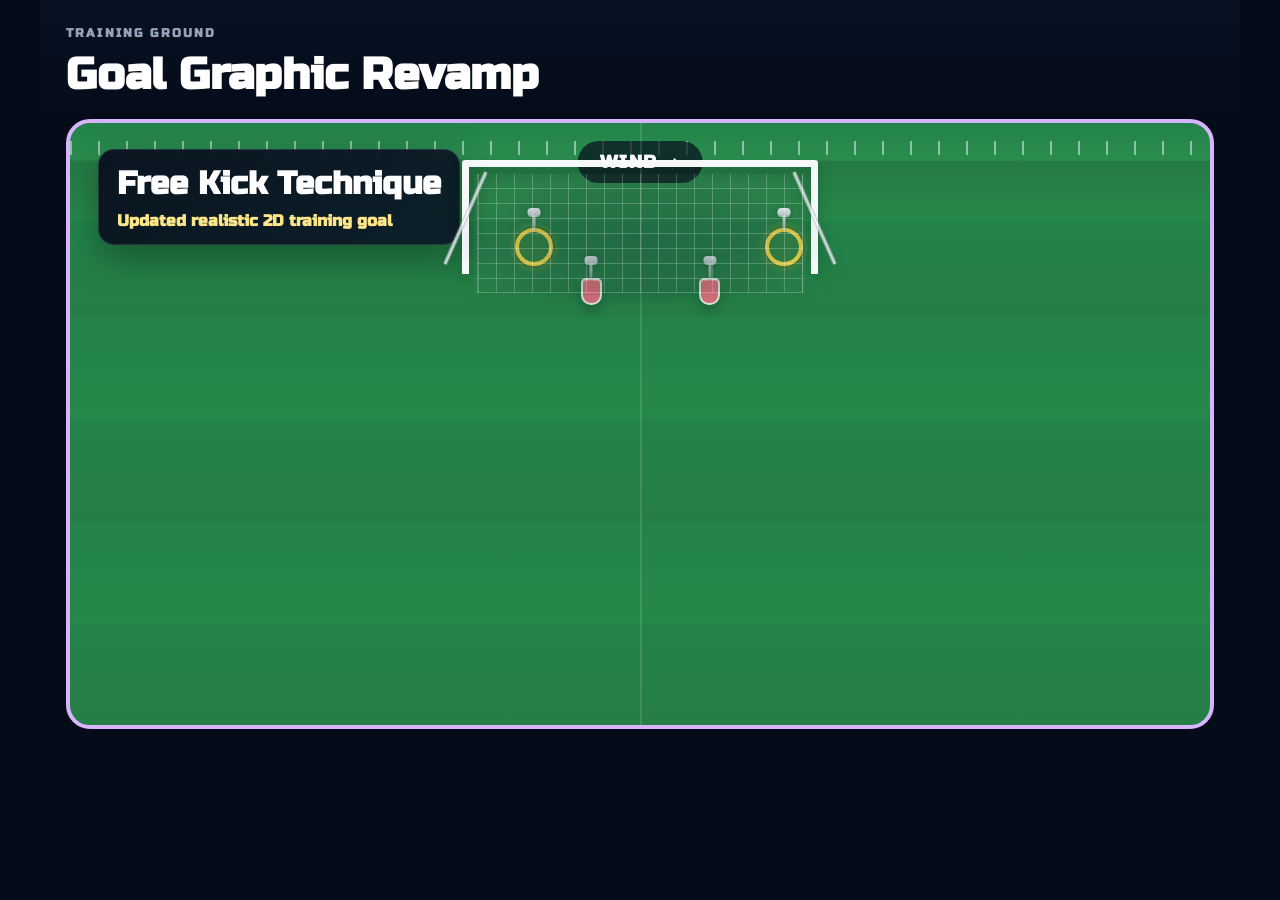
<file: preview_goal_revamp.html>
<!doctype html>
<html><head><meta charset='utf-8'><title>Goal Revamp Preview</title><link rel='stylesheet' href='styles.css'>
<style>
body{margin:0;background:#050b18;font-family:"Russo One",Arial,sans-serif;color:#fff}
.preview-wrap{width:1200px;height:760px;margin:0 auto;background:linear-gradient(180deg,#071224,#050b18 16% 100%);padding:26px;box-sizing:border-box}
.header small{display:block;color:#94a3b8;font-weight:800;letter-spacing:.18em;font-size:12px;margin-bottom:8px}.header h1{margin:0 0 18px;font-size:44px}
.pitch{position:relative;height:610px;border-radius:24px;border:4px solid #d8b4fe;overflow:hidden;background:linear-gradient(180deg,#23834a 0%,#2a8d4f 6%,#247944 6.5%,#27884b 16%,#23834a 16.5%,#257e46 32%,#23834a 32.5%,#27884b 49%,#23834a 49.5%,#257e46 66%,#23834a 66.5%,#27884b 83%,#23834a 83.5%,#257e46 100%)}
.pitch:before{content:'';position:absolute;left:0;right:0;top:18px;height:14px;background:repeating-linear-gradient(90deg,rgba(255,255,255,.6) 0 2px,transparent 2px 28px);opacity:.8}
.pitch:after{content:'';position:absolute;left:50%;top:0;bottom:0;width:2px;background:rgba(255,255,255,.12)}
.free-kick-ui{position:absolute;inset:0}
.training-panel{position:absolute;left:28px;top:26px;padding:14px 18px;border-radius:16px;background:linear-gradient(145deg,rgba(8,15,30,.95),rgba(11,23,38,.92));border:1px solid rgba(255,255,255,.12);box-shadow:0 14px 38px rgba(0,0,0,.34)}
.training-panel h2{margin:0;font-size:32px}
.training-panel div{margin-top:8px;color:#fde68a;font-weight:700}
.wind-chip{position:absolute;left:50%;top:18px;transform:translateX(-50%);padding:10px 22px;border-radius:999px;background:rgba(8,15,30,.72);font-size:18px;font-weight:900;letter-spacing:.08em}
.goal-stage{position:absolute;inset:0}
</style></head>
<body>
<div class='preview-wrap'>
  <div class='header'><small>TRAINING GROUND</small><h1>Goal Graphic Revamp</h1></div>
  <div class='pitch'>
    <div class='free-kick-ui'>
      <div class='training-panel'><h2>Free Kick Technique</h2><div>Updated realistic 2D training goal</div></div>
      <div class='wind-chip'>WIND →</div>
      <div class='goal-stage'>
        <div class='full-training-goal match-net-goal free-kick-match-goal'>
          <span class='fk-goal-depth-shadow'></span>
          <span class='fk-goal-support fk-support-left'></span>
          <span class='fk-goal-support fk-support-right'></span>
          <span class='fk-net-back'></span>
          <span class='fk-net-roof'></span>
          <span class='fk-net-floor'></span>
          <span class='fk-net-side fk-net-left'></span>
          <span class='fk-net-side fk-net-right'></span>
          <span class='fk-net-impact-cell'></span>
          <span class='fk-net-ripple'></span>
        </div>
        <span class='fixed-goal-hoop hoop-left'></span>
        <span class='fixed-goal-hoop hoop-right'></span>
        <span class='fixed-goal-vest vest-left'></span>
        <span class='fixed-goal-vest vest-right'></span>
      </div>
    </div>
  </div>
</div>
</body></html>
</file>
